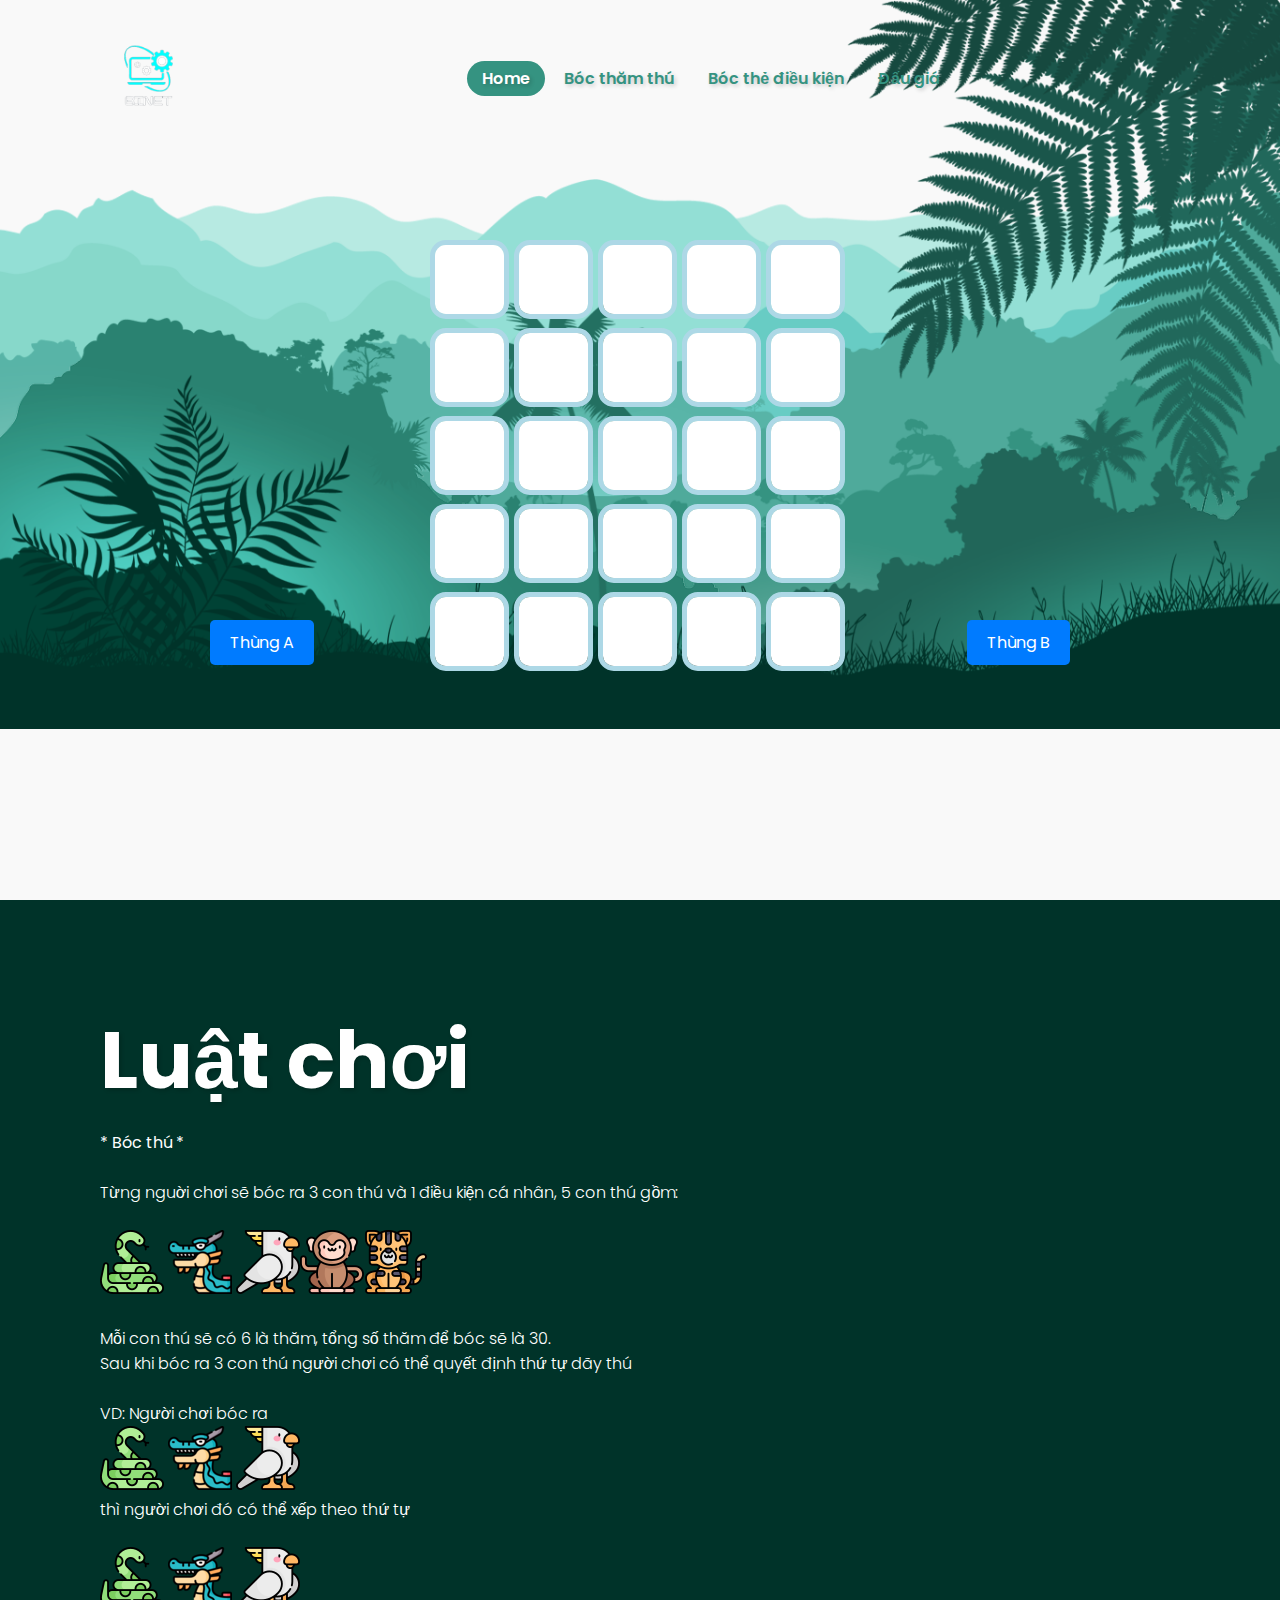
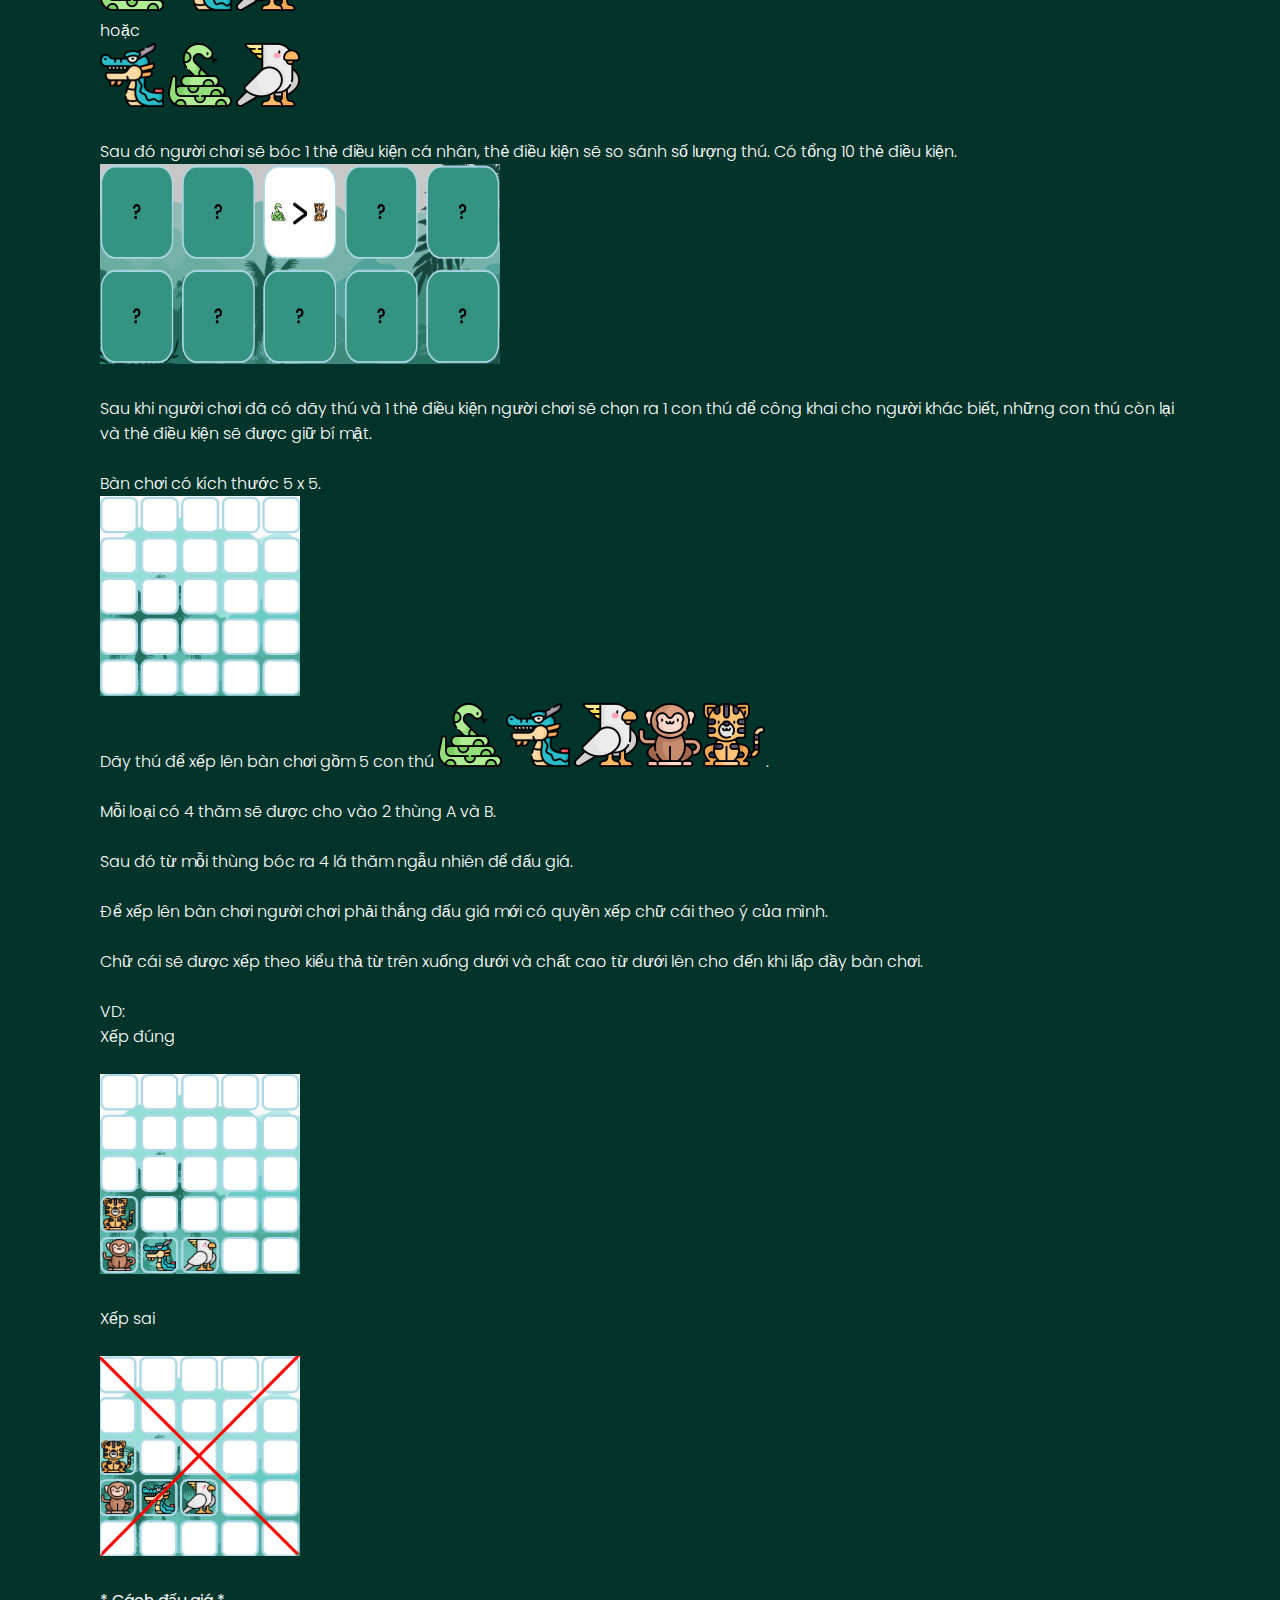
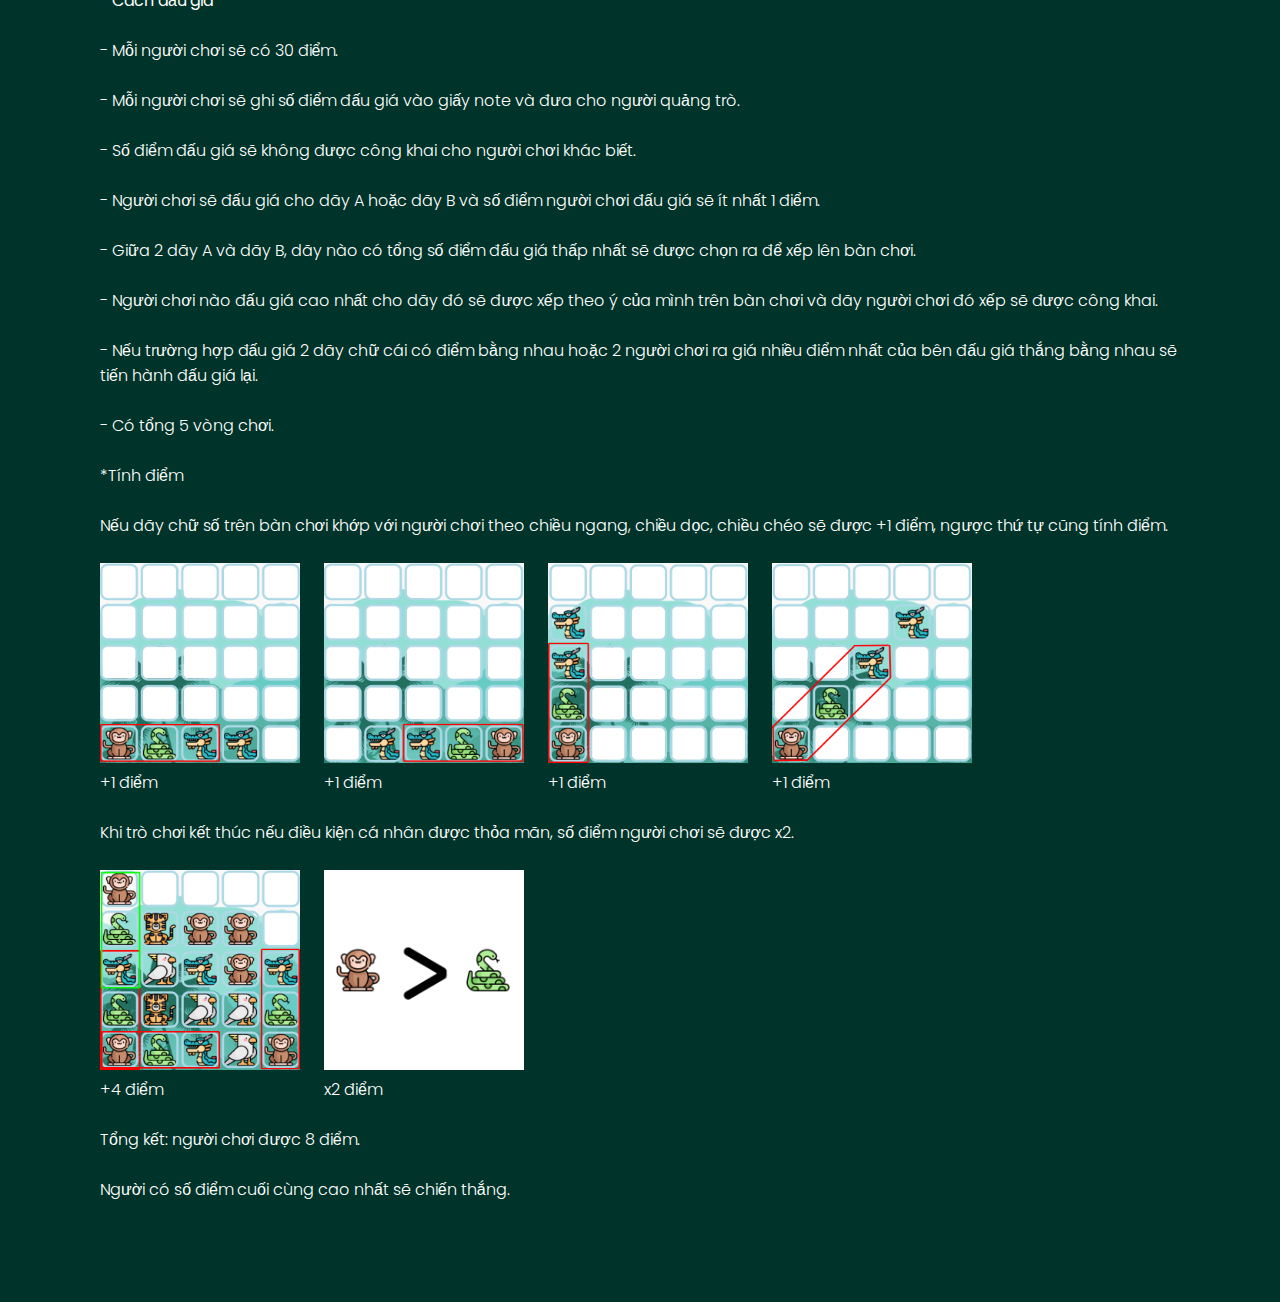
<file: index.html>
<!DOCTYPE html>
<html lang="en">

<head>
    <meta charset="UTF-8">
    <meta http-equiv="X-UA-Compatible" content="IE=edge">
    <meta name="viewport" content="width=device-width, initial-scale=1.0">
    <title>Game Animal</title>
    <link rel="stylesheet" href="style.css">

</head>

<body>   
    <header>
        
        <!-- <h2 class="logo">BINNET</h2> -->
        <img class="headshot" src="images/logoB.png" id="headshot">
        <nav class="navigation">
            <a href="index.html" class="active">Home</a>
            <a href="boctham.html">Bóc thăm thú</a>
            <a href="bocdieukien.html">Bóc thẻ điều kiện</a>
            <a href="daugia.html">Đấu giá</a>
        </nav>
    </header>
    
    <section class="parallax">
        <img src="images/hill1.png" id="hill1">
        <img src="images/hill2.png" id="hill2">
        <img src="images/hill3.png" id="hill3">
        <img src="images/hill4.png" id="hill4">
        <img src="images/hill5.png" id="hill5">
        <img src="images/tree.png" id="tree">
        <img src="images/leaf.png" id="leaf">
        <img src="images/plant.png" id="plant">        
    </section>
    <script src="script.js"></script>
   

    <section class="sec">
        <div >
           
            <h2 id="text"> Luật chơi</h2>
           
                <p><strong>* Bóc thú *</strong></p> <br>
                <p>
                Từng nguời chơi sẽ bóc ra 3 con thú và 1 điều kiện cá nhân, 5 con thú gồm:</p> <br>
                <img src="images/1.png" > <img src="images/2.png">
                <img src="images/3.png"><img src="images/4.png"><img src="images/5.png"> <br> <br>
    
                <p>Mỗi con thú sẽ có 6 là thăm, tổng số thăm để bóc sẽ là 30. <br>
                
                Sau khi bóc ra 3 con thú người chơi có thể quyết định thứ tự dãy thú<br><br>
    
                VD: Người chơi bóc ra </p> <img src="images/1.png" > <img src="images/2.png">
                <img src="images/3.png"> <br>
                
                <p>thì người chơi đó có thể xếp theo thứ tự</p>
                
                <br>
                <img src="images/1.png" > <img src="images/2.png">
                <img src="images/3.png"> <p>hoặc</p> <img src="images/2.png">  <img src="images/1.png" >  <img src="images/3.png"> <br> <br>
    
                <p>Sau đó người chơi sẽ bóc 1 thẻ điều kiện cá nhân, thẻ điều kiện sẽ so sánh số lượng thú. Có tổng 10 thẻ điều kiện.<br>
                
                <img src="images/bocdieukien.png" id="id2"> <br>  
                
                <br>
                Sau khi người chơi đã có dãy thú và 1 thẻ điều kiện người chơi sẽ chọn ra 1 con thú để công khai cho người khác biết, những con thú còn lại và thẻ điều kiện sẽ được giữ bí mật.<br><br>
                
                Bàn chơi có kích thước 5 x 5. <br>   
                <img src="images/banchoi.png" id="id1"> <br>                                                                                                                                     
                
                Dãy thú để xếp lên bàn chơi gồm 5 con thú <img src="images/1.png" > <img src="images/2.png">
                <img src="images/3.png"><img src="images/4.png"><img src="images/5.png">. <br> <br>
                Mỗi loại có 4 thăm sẽ được cho vào 2 thùng A và B. <br> <br>
                Sau đó từ mỗi thùng bóc ra 4 lá thăm ngẫu nhiên để đấu giá.<br><br>
                                                   
                
                Để xếp lên bàn chơi người chơi phải thắng đấu giá mới có quyền xếp chữ cái theo ý của mình.  <br><br>
                Chữ cái sẽ được xếp theo kiểu thả từ trên xuống dưới và chất cao từ dưới lên cho đến khi lấp đầy bàn chơi.<br><br>
                VD: <br>
                 Xếp đúng <br> <br><img src="images/cachxep.png" id="id1"> <br> <br> Xếp sai <br> <br><img src="images/cachxep1.png" id="id1"> <br> <br>
                
                 <p><strong>* Cách đấu giá *</strong></p> <br>
                 <p>
                - Mỗi người chơi sẽ có 30 điểm.<br><br>
                - Mỗi người chơi sẽ ghi số điểm đấu giá vào giấy note và đưa cho người quảng trò.<br><br>
                - Số điểm đấu giá sẽ không được công khai cho người chơi khác biết.<br><br>
                - Người chơi sẽ đấu giá cho dãy A hoặc dãy B và số điểm người chơi đấu giá sẽ ít nhất 1 điểm.<br><br>
                - Giữa 2 dãy A và dãy B, dãy nào có tổng số điểm đấu giá thấp nhất sẽ được chọn ra để xếp lên bàn chơi. <br><br>
                - Người chơi nào đấu giá cao nhất cho dãy đó sẽ được xếp theo ý của mình trên bàn chơi và dãy người chơi đó xếp sẽ được công khai.<br><br>                     
                - Nếu trường hợp đấu giá 2 dãy chữ cái có điểm bằng nhau hoặc 2 người chơi ra giá nhiều điểm nhất của bên đấu giá thắng bằng nhau sẽ tiến hành đấu giá lại. <br> <br>
                - Có tổng 5 vòng chơi.<br><br>
                *Tính điểm<br><br>
                Nếu dãy chữ số trên bàn chơi khớp với người chơi theo chiều ngang, chiều dọc, chiều chéo sẽ được +1 điểm, ngược thứ tự cũng tính điểm.<br><br>
                <div>
                    <figure style="display: inline-block; margin-right: 20px;">
                        <img src="images/tinhdiem.png" id="id1"> 
                        <p>+1 điểm</p>
                    </figure>
                    <figure style="display: inline-block; margin-right: 20px;">
                        <img src="images/tinhdiem1.png" id="id1"> 
                        <p>+1 điểm</p>
                    </figure>
                    <figure style="display: inline-block; margin-right: 20px;">
                        <img src="images/tinhdiem2.png" id="id1" > 
                        <p>+1 điểm</p>
                    </figure>
                    <figure style="display: inline-block;">
                        <img src="images/tinhdiem3.png" id="id1"> 
                        <p>+1 điểm</p>
                    </figure>
                </div>
                <br>
                <p>
                   
            
                Khi trò chơi kết thúc nếu điều kiện cá nhân được thỏa mãn, số điểm người chơi sẽ được x2.<br><br>

                <div>
                    <figure style="display: inline-block; margin-right: 20px;">
                        <img src="images/ketquadieukien.png" id="id1"> 
                        <p>+4 điểm</p>
                    </figure>
                    <figure style="display: inline-block; margin-right: 20px;">
                        <img src="images/khihonran.png" id="id1"> 
                        <p>x2 điểm </p>
                    </figure>
                  
                </div>
                <br>
                <p>
                Tổng kết: người chơi được 8 điểm. <br> <br>

                Người có số điểm cuối cùng cao nhất sẽ chiến thắng.
                
            </p>
        </div>
        

    </section>
    <div  id="board">

    </div>

   
        <button id="drawButton" >Thùng A</button>
        <div id="pieces" style="float: left;"></div>
    
        <button id="drawButton2">Thùng B</button>
        <div id="pieces2"style="float: right;"></div>

        
</body>

</html>
</file>
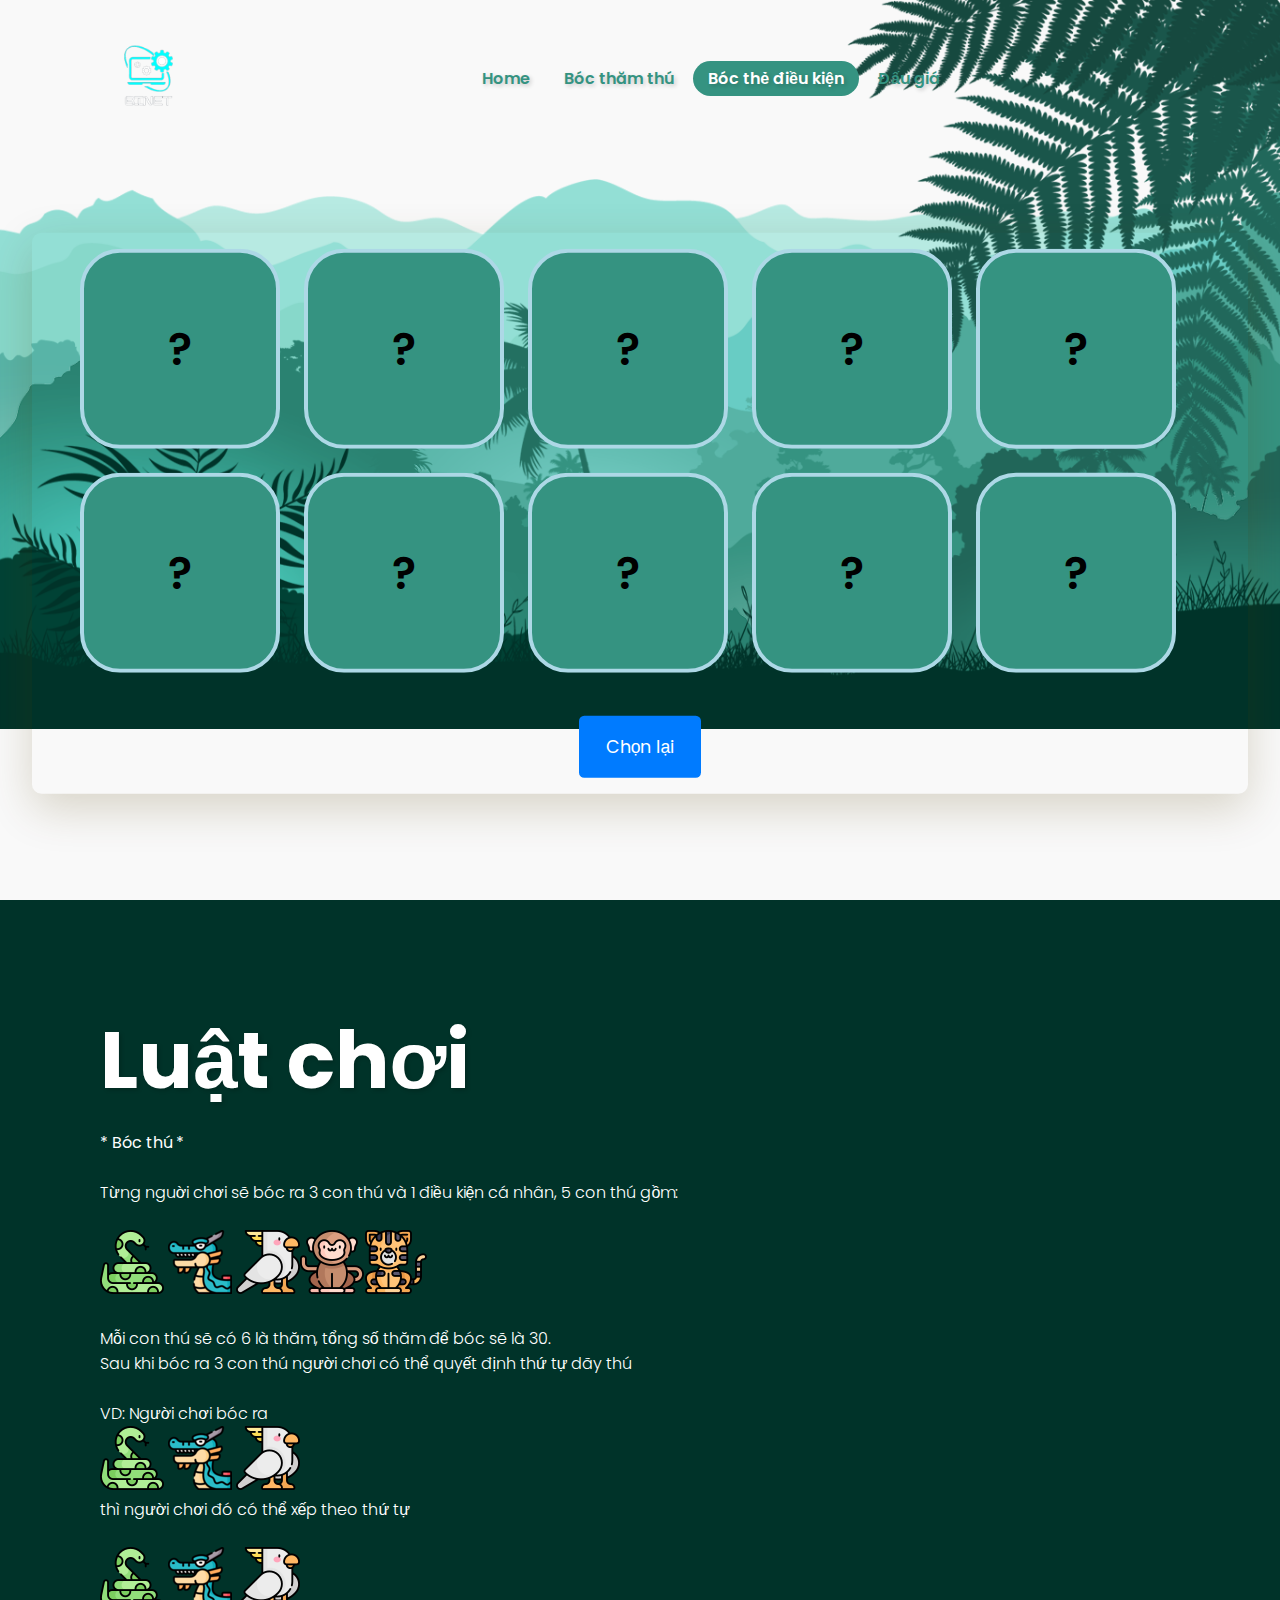
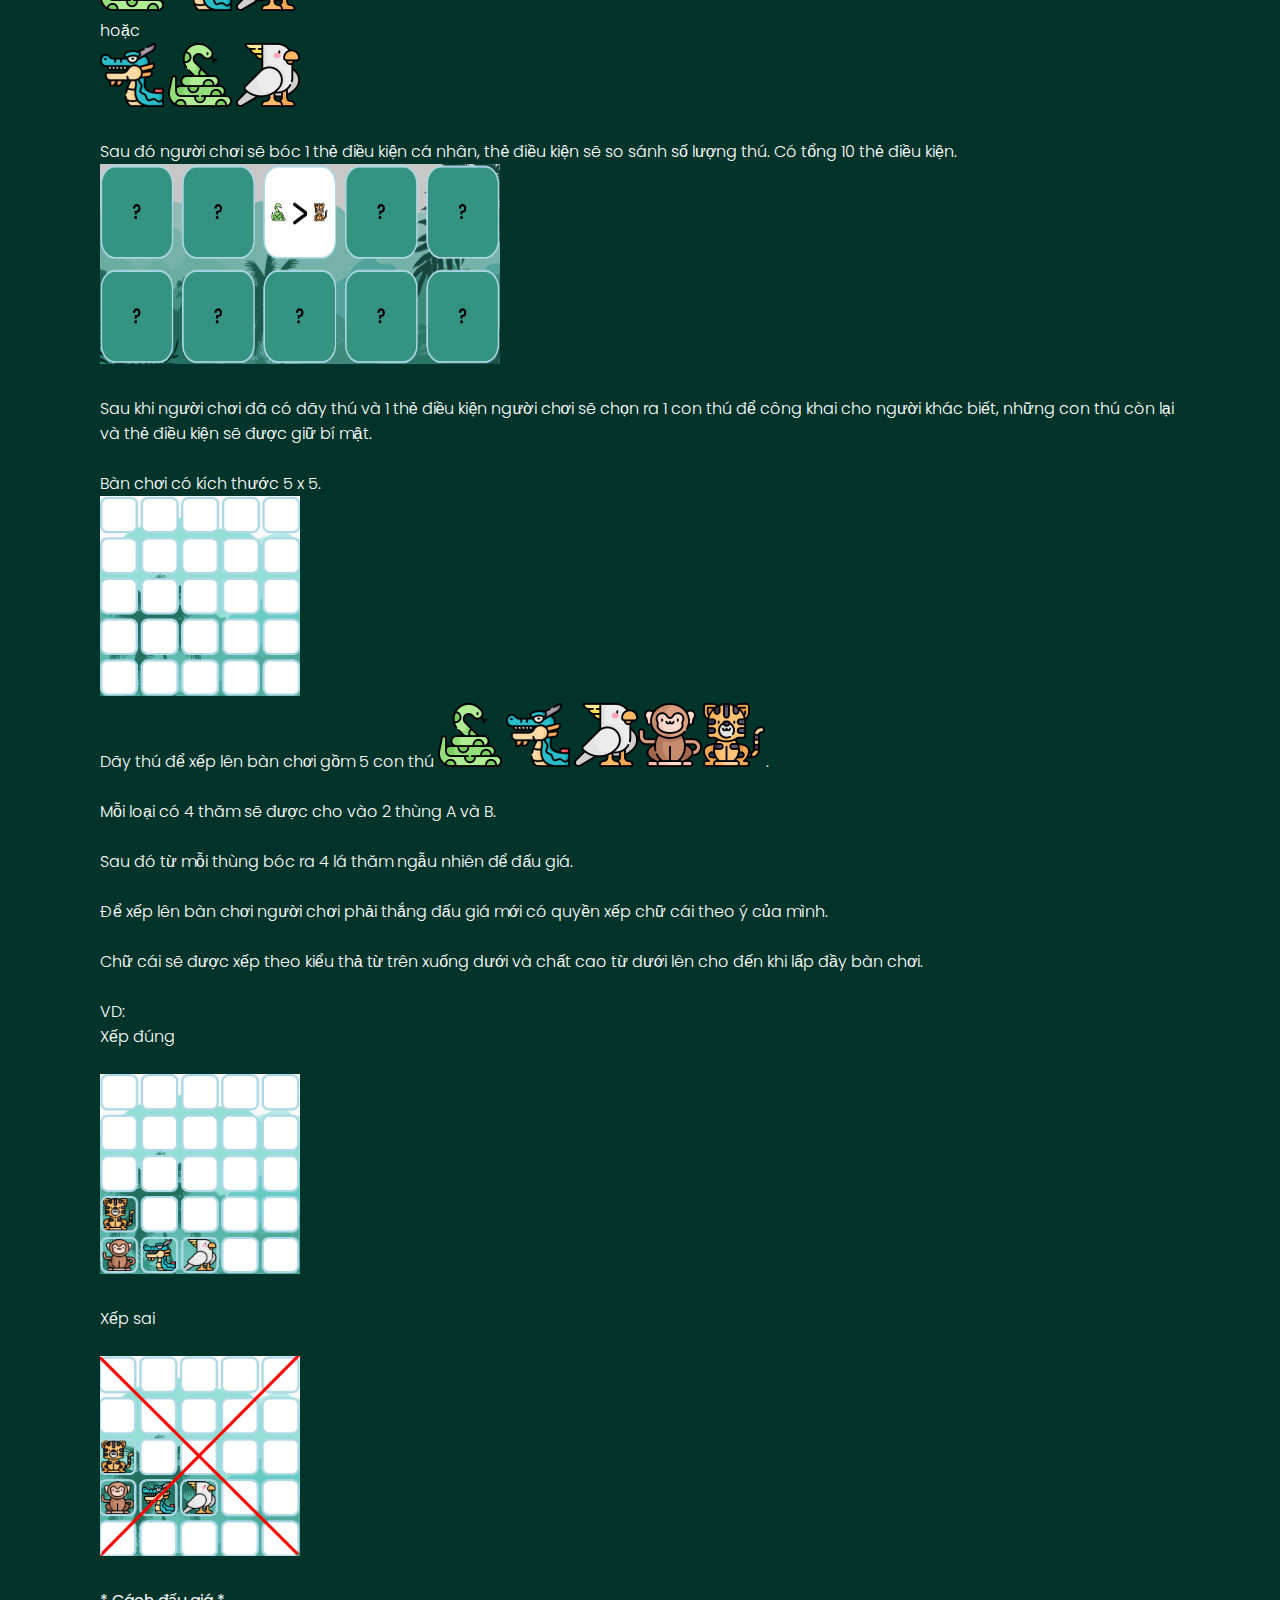
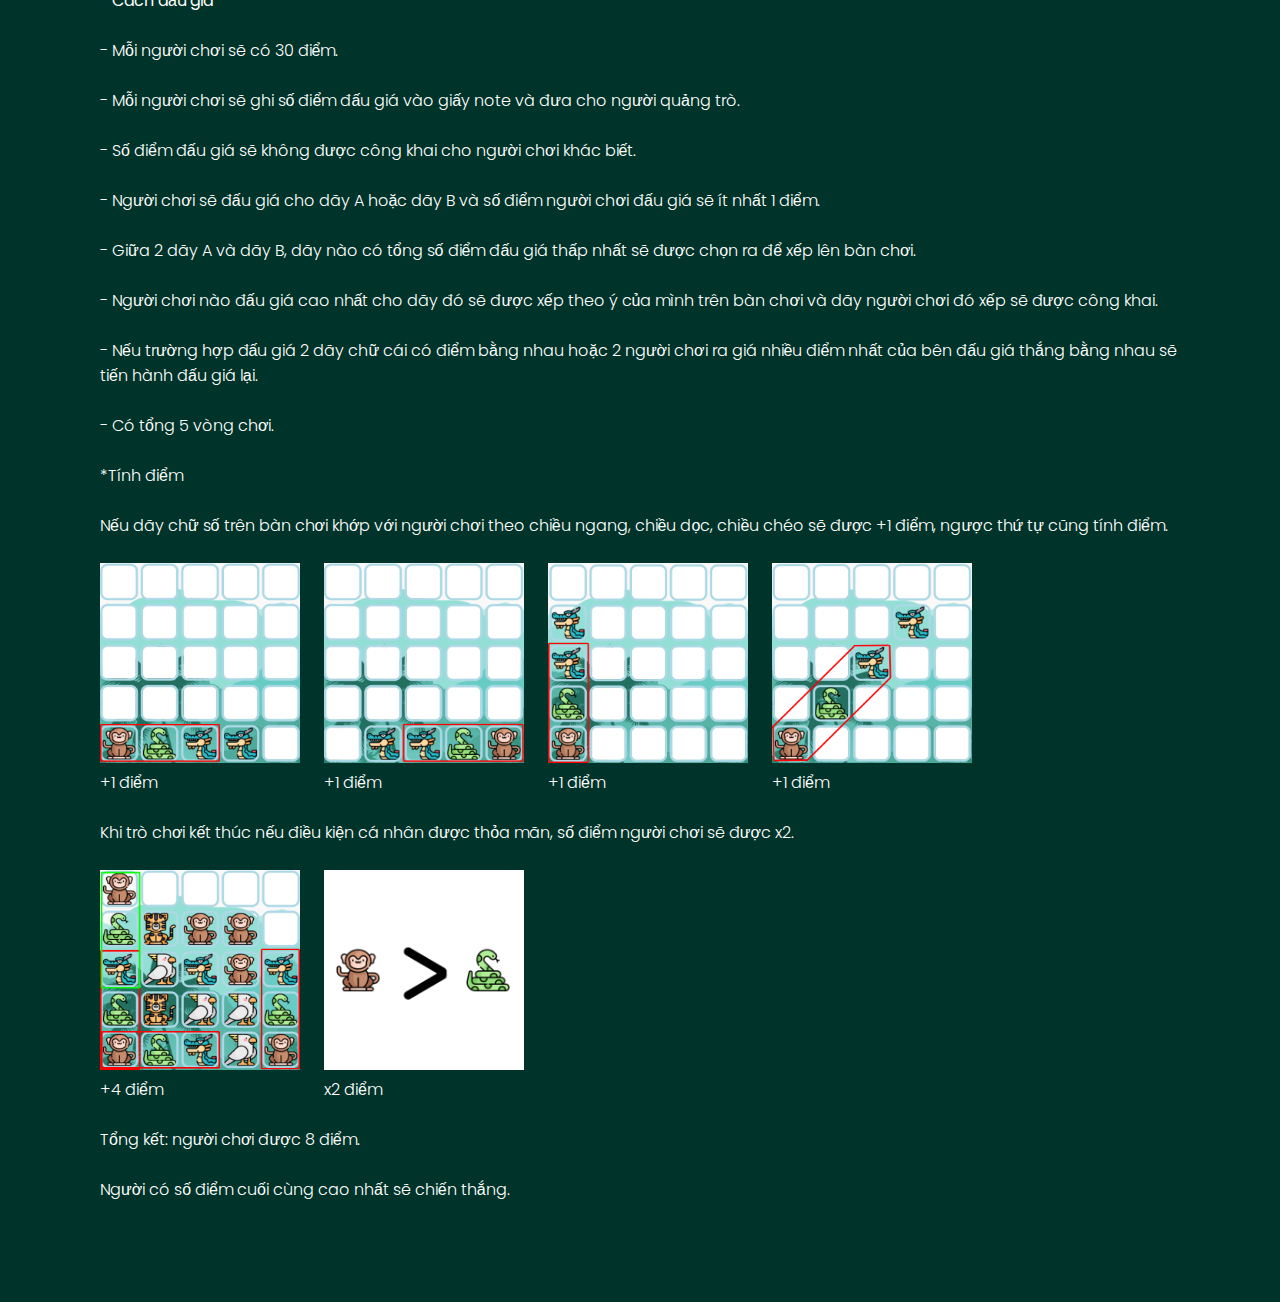
<file: bocdieukien.html>
<!DOCTYPE html>
<html lang="en">
  <head>
    <meta name="viewport" content="width=device-width, initial-scale=1.0" />
    <title>Game Animal</title>
    <!-- Google Fonts -->
    <link
      href="https://fonts.googleapis.com/css2?family=Poppins:wght@400;600&display=swap"
      rel="stylesheet"
    />
    <!-- Stylesheet -->
    <link rel="stylesheet" href="stylebocdieukien.css" />
  </head>
  <body>
    <header>
        
      <!-- <h2 class="logo">BINNET</h2> -->
      <img class="headshot" src="images/logoB.png" id="headshot">
      <nav class="navigation">
          <a href="index.html" >Home</a>
          <a href="boctham.html" >Bóc thăm thú</a>
          <a href="bocdieukien.html"class="active">Bóc thẻ điều kiện</a>
          <a href="daugia.html">Đấu giá</a>
      </nav>
  </header>
  <section class="parallax">
    <img src="images/hill1.png" id="hill1">
    <img src="images/hill2.png" id="hill2">
    <img src="images/hill3.png" id="hill3">
    <img src="images/hill4.png" id="hill4">
    <img src="images/hill5.png" id="hill5">
    <img src="images/tree.png" id="tree">
    <img src="images/leaf.png" id="leaf">
    <img src="images/plant.png" id="plant">        
</section>
<section class="sec">
  <div >
     
      <h2 id="text"> Luật chơi</h2>
     
          <p><strong>* Bóc thú *</strong></p> <br>
          <p>
          Từng nguời chơi sẽ bóc ra 3 con thú và 1 điều kiện cá nhân, 5 con thú gồm:</p> <br>
          <img src="images/1.png" > <img src="images/2.png">
          <img src="images/3.png"><img src="images/4.png"><img src="images/5.png"> <br> <br>

          <p>Mỗi con thú sẽ có 6 là thăm, tổng số thăm để bóc sẽ là 30. <br>
          
          Sau khi bóc ra 3 con thú người chơi có thể quyết định thứ tự dãy thú<br><br>

          VD: Người chơi bóc ra </p> <img src="images/1.png" > <img src="images/2.png">
          <img src="images/3.png"> <br>
          
          <p>thì người chơi đó có thể xếp theo thứ tự</p>
          
          <br>
          <img src="images/1.png" > <img src="images/2.png">
          <img src="images/3.png"> <p>hoặc</p> <img src="images/2.png">  <img src="images/1.png" >  <img src="images/3.png"> <br> <br>

          <p>Sau đó người chơi sẽ bóc 1 thẻ điều kiện cá nhân, thẻ điều kiện sẽ so sánh số lượng thú. Có tổng 10 thẻ điều kiện.<br>
          
          <img src="images/bocdieukien.png" id="id2"> <br>  
          
          <br>
          Sau khi người chơi đã có dãy thú và 1 thẻ điều kiện người chơi sẽ chọn ra 1 con thú để công khai cho người khác biết, những con thú còn lại và thẻ điều kiện sẽ được giữ bí mật.<br><br>
          
          Bàn chơi có kích thước 5 x 5. <br>   
          <img src="images/banchoi.png" id="id1"> <br>                                                                                                                                     
          
          Dãy thú để xếp lên bàn chơi gồm 5 con thú <img src="images/1.png" > <img src="images/2.png">
          <img src="images/3.png"><img src="images/4.png"><img src="images/5.png">. <br> <br>
          Mỗi loại có 4 thăm sẽ được cho vào 2 thùng A và B. <br> <br>
          Sau đó từ mỗi thùng bóc ra 4 lá thăm ngẫu nhiên để đấu giá.<br><br>
                                             
          
          Để xếp lên bàn chơi người chơi phải thắng đấu giá mới có quyền xếp chữ cái theo ý của mình.  <br><br>
          Chữ cái sẽ được xếp theo kiểu thả từ trên xuống dưới và chất cao từ dưới lên cho đến khi lấp đầy bàn chơi.<br><br>
          VD: <br>
           Xếp đúng <br> <br><img src="images/cachxep.png" id="id1"> <br> <br> Xếp sai <br> <br><img src="images/cachxep1.png" id="id1"> <br> <br>
          
           <p><strong>* Cách đấu giá *</strong></p> <br>
           <p>
          - Mỗi người chơi sẽ có 30 điểm.<br><br>
          - Mỗi người chơi sẽ ghi số điểm đấu giá vào giấy note và đưa cho người quảng trò.<br><br>
          - Số điểm đấu giá sẽ không được công khai cho người chơi khác biết.<br><br>
          - Người chơi sẽ đấu giá cho dãy A hoặc dãy B và số điểm người chơi đấu giá sẽ ít nhất 1 điểm.<br><br>
          - Giữa 2 dãy A và dãy B, dãy nào có tổng số điểm đấu giá thấp nhất sẽ được chọn ra để xếp lên bàn chơi. <br><br>
          - Người chơi nào đấu giá cao nhất cho dãy đó sẽ được xếp theo ý của mình trên bàn chơi và dãy người chơi đó xếp sẽ được công khai.<br><br>                     
          - Nếu trường hợp đấu giá 2 dãy chữ cái có điểm bằng nhau hoặc 2 người chơi ra giá nhiều điểm nhất của bên đấu giá thắng bằng nhau sẽ tiến hành đấu giá lại. <br> <br>
          - Có tổng 5 vòng chơi.<br><br>
          *Tính điểm<br><br>
          Nếu dãy chữ số trên bàn chơi khớp với người chơi theo chiều ngang, chiều dọc, chiều chéo sẽ được +1 điểm, ngược thứ tự cũng tính điểm.<br><br>
          <div>
              <figure style="display: inline-block; margin-right: 20px;">
                  <img src="images/tinhdiem.png" id="id1"> 
                  <p>+1 điểm</p>
              </figure>
              <figure style="display: inline-block; margin-right: 20px;">
                  <img src="images/tinhdiem1.png" id="id1"> 
                  <p>+1 điểm</p>
              </figure>
              <figure style="display: inline-block; margin-right: 20px;">
                  <img src="images/tinhdiem2.png" id="id1" > 
                  <p>+1 điểm</p>
              </figure>
              <figure style="display: inline-block;">
                  <img src="images/tinhdiem3.png" id="id1"> 
                  <p>+1 điểm</p>
              </figure>
          </div>
          <br>
          <p>
             
      
          Khi trò chơi kết thúc nếu điều kiện cá nhân được thỏa mãn, số điểm người chơi sẽ được x2.<br><br>

          <div>
              <figure style="display: inline-block; margin-right: 20px;">
                  <img src="images/ketquadieukien.png" id="id1"> 
                  <p>+4 điểm</p>
              </figure>
              <figure style="display: inline-block; margin-right: 20px;">
                  <img src="images/khihonran.png" id="id1"> 
                  <p>x2 điểm </p>
              </figure>
            
          </div>
          <br>
          <p>
          Tổng kết: người chơi được 8 điểm. <br> <br>

          Người có số điểm cuối cùng cao nhất sẽ chiến thắng.
          
      </p>
  </div>
  

</section>
    <div class="wrapper">
      
      <div class="game-container"></div>
      <button id="stop" class="hide">Chọn lại</button>
    </div>
  
    <!-- Script -->
    <script src="scripbocdieukien.js"></script>
  </body>
</html>
</file>
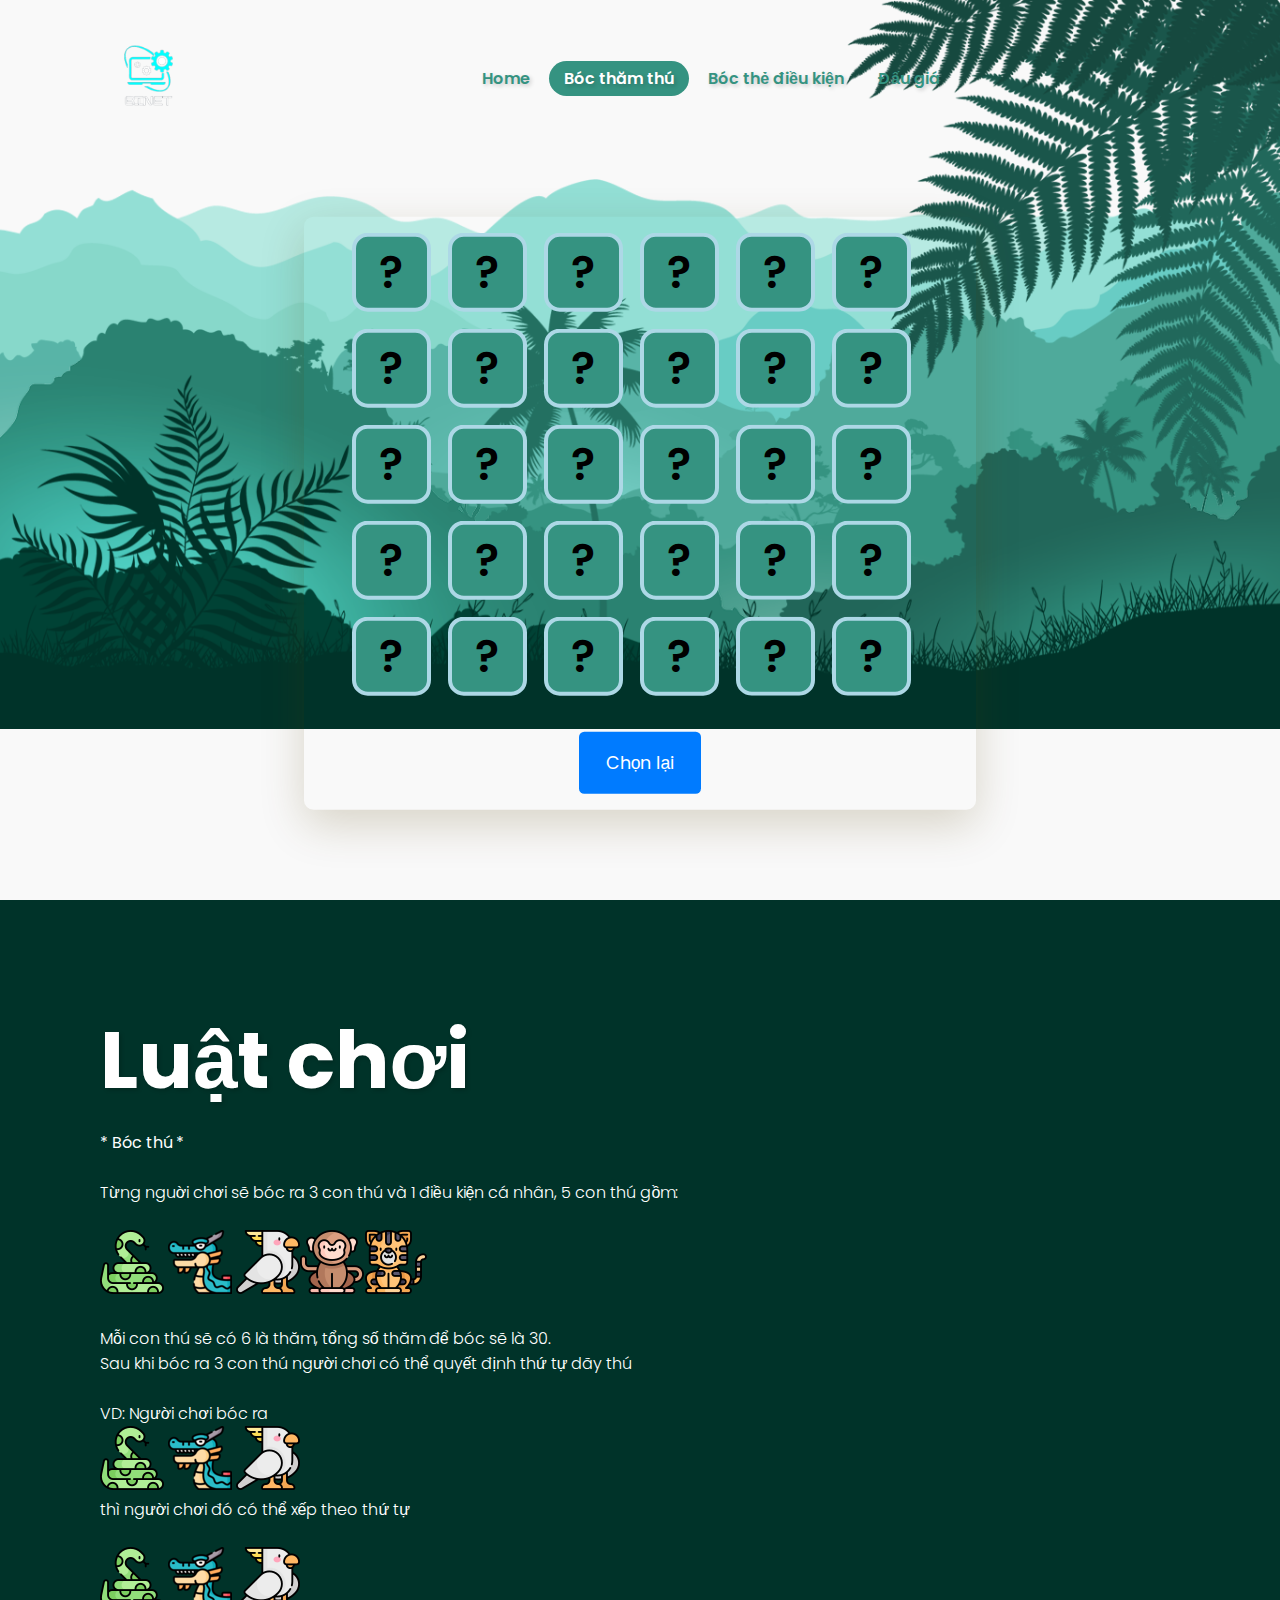
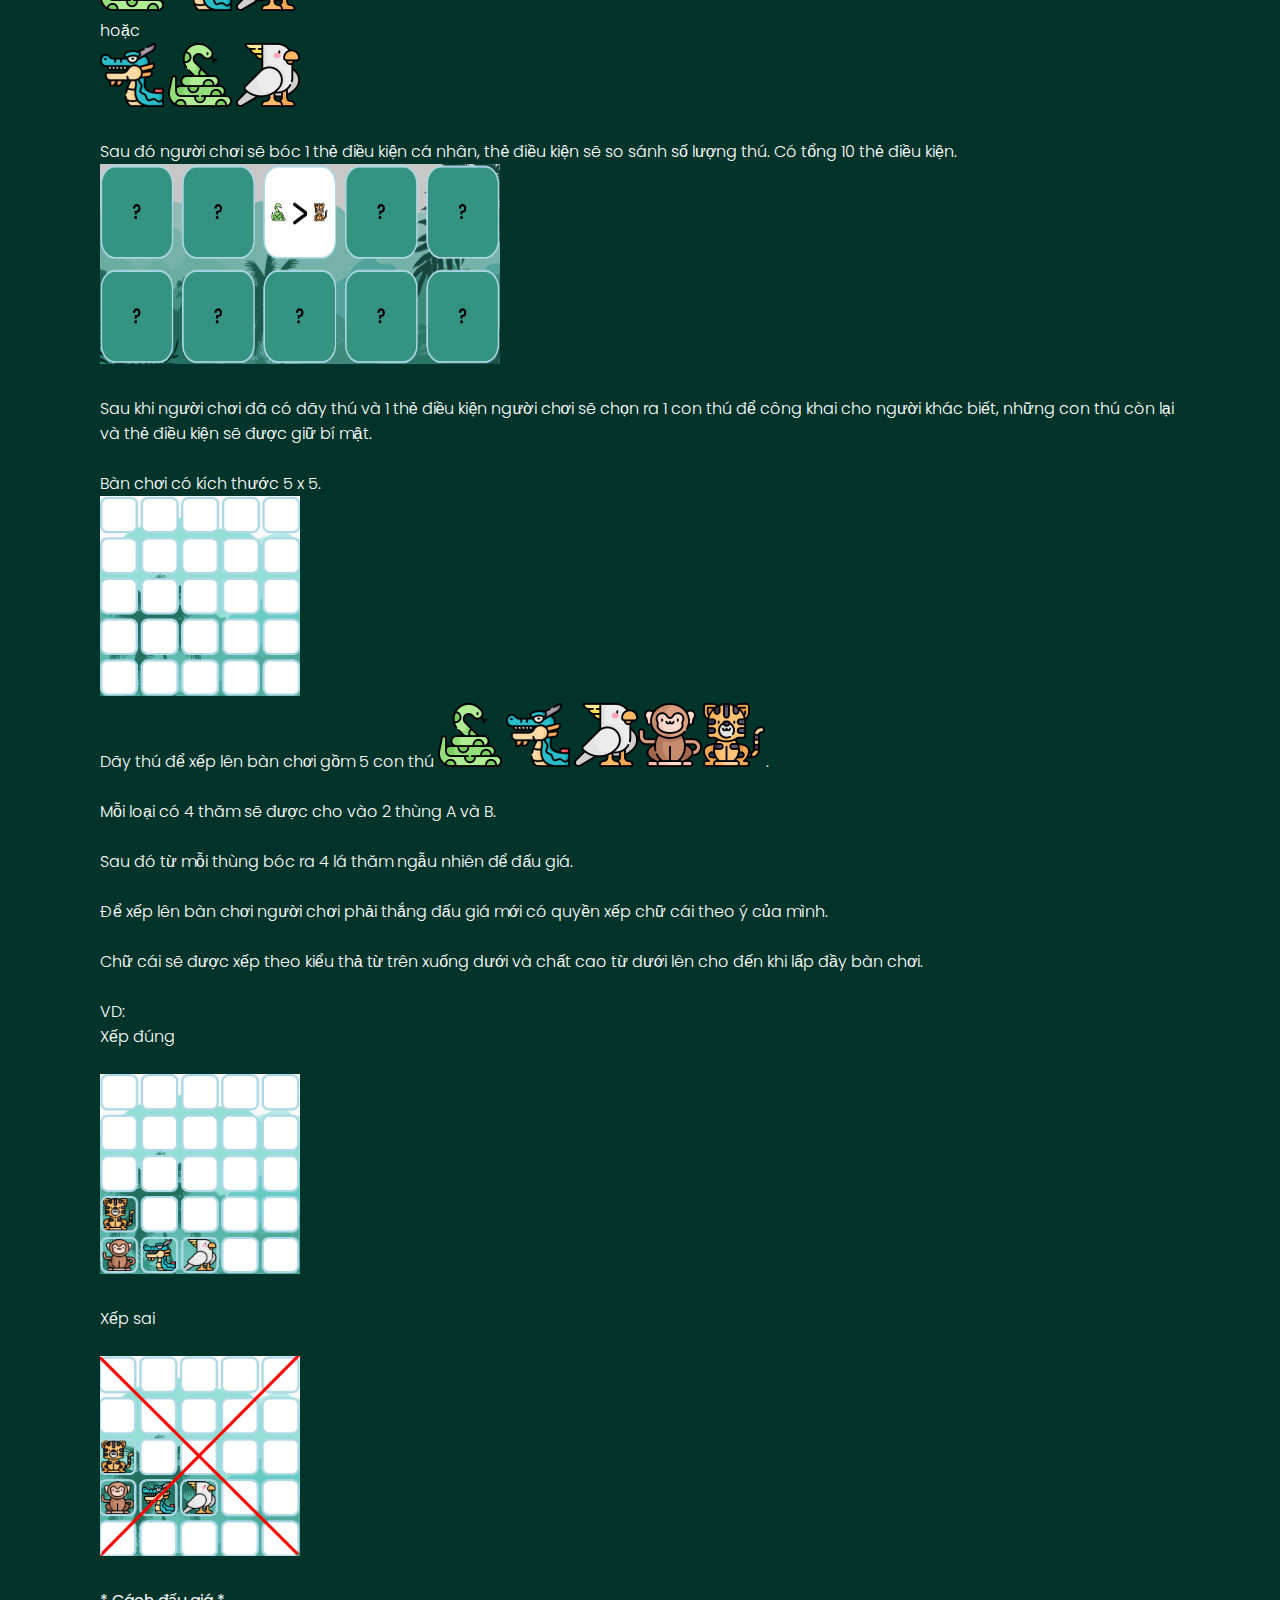
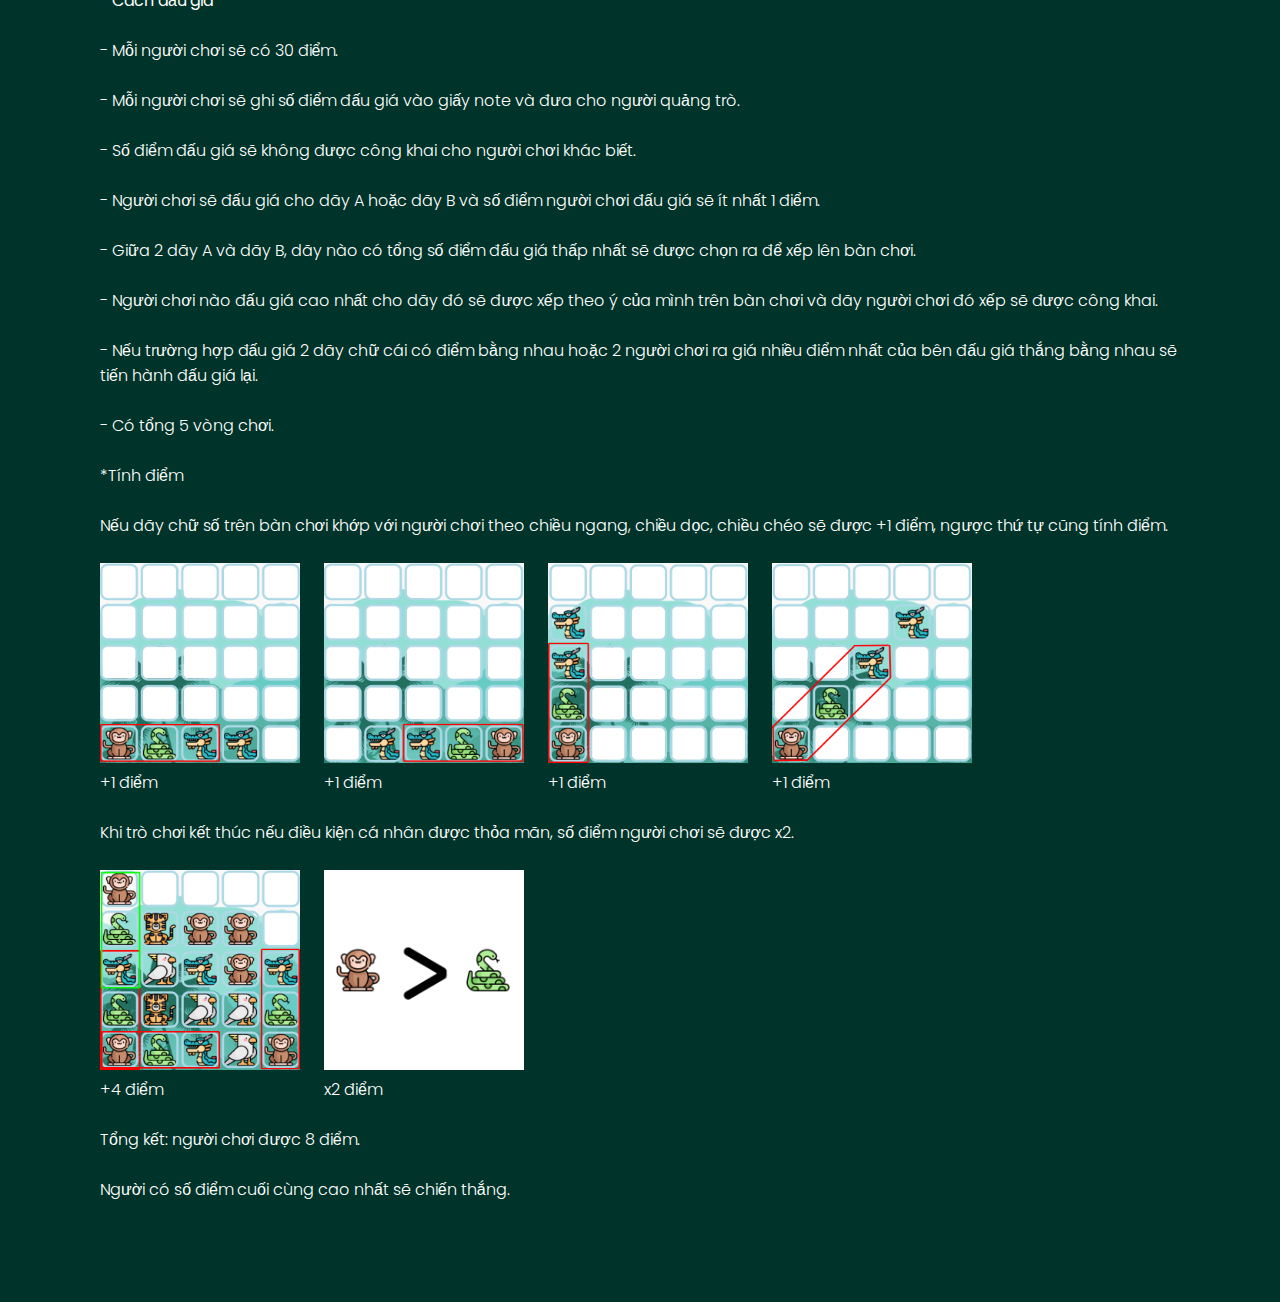
<file: boctham.html>
<!DOCTYPE html>
<html lang="en">
  <head>
    <meta name="viewport" content="width=device-width, initial-scale=1.0" />
    <title>Game Animal</title>
    <!-- Google Fonts -->
    <link
      href="https://fonts.googleapis.com/css2?family=Poppins:wght@400;600&display=swap"
      rel="stylesheet"
    />
    <!-- Stylesheet -->
    <link rel="stylesheet" href="styleboctham.css" />
  </head>
  <body>
    <header>
        
      <!-- <h2 class="logo">BINNET</h2> -->
      <img class="headshot" src="images/logoB.png" id="headshot">
      <nav class="navigation">
          <a href="index.html" >Home</a>
          <a href="boctham.html" class="active">Bóc thăm thú</a>
          <a href="bocdieukien.html">Bóc thẻ điều kiện</a>
          <a href="daugia.html">Đấu giá</a>
      </nav>
  </header>
  <section class="parallax">
    <img src="images/hill1.png" id="hill1">
    <img src="images/hill2.png" id="hill2">
    <img src="images/hill3.png" id="hill3">
    <img src="images/hill4.png" id="hill4">
    <img src="images/hill5.png" id="hill5">
    <img src="images/tree.png" id="tree">
    <img src="images/leaf.png" id="leaf">
    <img src="images/plant.png" id="plant">        
</section>
<section class="sec">
  <div >
     
      <h2 id="text"> Luật chơi</h2>
     
          <p><strong>* Bóc thú *</strong></p> <br>
          <p>
          Từng nguời chơi sẽ bóc ra 3 con thú và 1 điều kiện cá nhân, 5 con thú gồm:</p> <br>
          <img src="images/1.png" > <img src="images/2.png">
          <img src="images/3.png"><img src="images/4.png"><img src="images/5.png"> <br> <br>

          <p>Mỗi con thú sẽ có 6 là thăm, tổng số thăm để bóc sẽ là 30. <br>
          
          Sau khi bóc ra 3 con thú người chơi có thể quyết định thứ tự dãy thú<br><br>

          VD: Người chơi bóc ra </p> <img src="images/1.png" > <img src="images/2.png">
          <img src="images/3.png"> <br>
          
          <p>thì người chơi đó có thể xếp theo thứ tự</p>
          
          <br>
          <img src="images/1.png" > <img src="images/2.png">
          <img src="images/3.png"> <p>hoặc</p> <img src="images/2.png">  <img src="images/1.png" >  <img src="images/3.png"> <br> <br>

          <p>Sau đó người chơi sẽ bóc 1 thẻ điều kiện cá nhân, thẻ điều kiện sẽ so sánh số lượng thú. Có tổng 10 thẻ điều kiện.<br>
          
          <img src="images/bocdieukien.png" id="id2"> <br>  
          
          <br>
          Sau khi người chơi đã có dãy thú và 1 thẻ điều kiện người chơi sẽ chọn ra 1 con thú để công khai cho người khác biết, những con thú còn lại và thẻ điều kiện sẽ được giữ bí mật.<br><br>
          
          Bàn chơi có kích thước 5 x 5. <br>   
          <img src="images/banchoi.png" id="id1"> <br>                                                                                                                                     
          
          Dãy thú để xếp lên bàn chơi gồm 5 con thú <img src="images/1.png" > <img src="images/2.png">
          <img src="images/3.png"><img src="images/4.png"><img src="images/5.png">. <br> <br>
          Mỗi loại có 4 thăm sẽ được cho vào 2 thùng A và B. <br> <br>
          Sau đó từ mỗi thùng bóc ra 4 lá thăm ngẫu nhiên để đấu giá.<br><br>
                                             
          
          Để xếp lên bàn chơi người chơi phải thắng đấu giá mới có quyền xếp chữ cái theo ý của mình.  <br><br>
          Chữ cái sẽ được xếp theo kiểu thả từ trên xuống dưới và chất cao từ dưới lên cho đến khi lấp đầy bàn chơi.<br><br>
          VD: <br>
           Xếp đúng <br> <br><img src="images/cachxep.png" id="id1"> <br> <br> Xếp sai <br> <br><img src="images/cachxep1.png" id="id1"> <br> <br>
          
           <p><strong>* Cách đấu giá *</strong></p> <br>
           <p>
          - Mỗi người chơi sẽ có 30 điểm.<br><br>
          - Mỗi người chơi sẽ ghi số điểm đấu giá vào giấy note và đưa cho người quảng trò.<br><br>
          - Số điểm đấu giá sẽ không được công khai cho người chơi khác biết.<br><br>
          - Người chơi sẽ đấu giá cho dãy A hoặc dãy B và số điểm người chơi đấu giá sẽ ít nhất 1 điểm.<br><br>
          - Giữa 2 dãy A và dãy B, dãy nào có tổng số điểm đấu giá thấp nhất sẽ được chọn ra để xếp lên bàn chơi. <br><br>
          - Người chơi nào đấu giá cao nhất cho dãy đó sẽ được xếp theo ý của mình trên bàn chơi và dãy người chơi đó xếp sẽ được công khai.<br><br>                     
          - Nếu trường hợp đấu giá 2 dãy chữ cái có điểm bằng nhau hoặc 2 người chơi ra giá nhiều điểm nhất của bên đấu giá thắng bằng nhau sẽ tiến hành đấu giá lại. <br> <br>
          - Có tổng 5 vòng chơi.<br><br>
          *Tính điểm<br><br>
          Nếu dãy chữ số trên bàn chơi khớp với người chơi theo chiều ngang, chiều dọc, chiều chéo sẽ được +1 điểm, ngược thứ tự cũng tính điểm.<br><br>
          <div>
              <figure style="display: inline-block; margin-right: 20px;">
                  <img src="images/tinhdiem.png" id="id1"> 
                  <p>+1 điểm</p>
              </figure>
              <figure style="display: inline-block; margin-right: 20px;">
                  <img src="images/tinhdiem1.png" id="id1"> 
                  <p>+1 điểm</p>
              </figure>
              <figure style="display: inline-block; margin-right: 20px;">
                  <img src="images/tinhdiem2.png" id="id1" > 
                  <p>+1 điểm</p>
              </figure>
              <figure style="display: inline-block;">
                  <img src="images/tinhdiem3.png" id="id1"> 
                  <p>+1 điểm</p>
              </figure>
          </div>
          <br>
          <p>
             
      
          Khi trò chơi kết thúc nếu điều kiện cá nhân được thỏa mãn, số điểm người chơi sẽ được x2.<br><br>

          <div>
              <figure style="display: inline-block; margin-right: 20px;">
                  <img src="images/ketquadieukien.png" id="id1"> 
                  <p>+4 điểm</p>
              </figure>
              <figure style="display: inline-block; margin-right: 20px;">
                  <img src="images/khihonran.png" id="id1"> 
                  <p>x2 điểm </p>
              </figure>
            
          </div>
          <br>
          <p>
          Tổng kết: người chơi được 8 điểm. <br> <br>

          Người có số điểm cuối cùng cao nhất sẽ chiến thắng.
          
      </p>
  </div>
  

</section>
    <div class="wrapper">
      
      <div class="game-container"></div>
      <button id="stop" class="hide">Chọn lại</button>
    </div>
  
    <!-- Script -->
    <script src="scriptboctham.js"></script>
  </body>
</html>
</file>
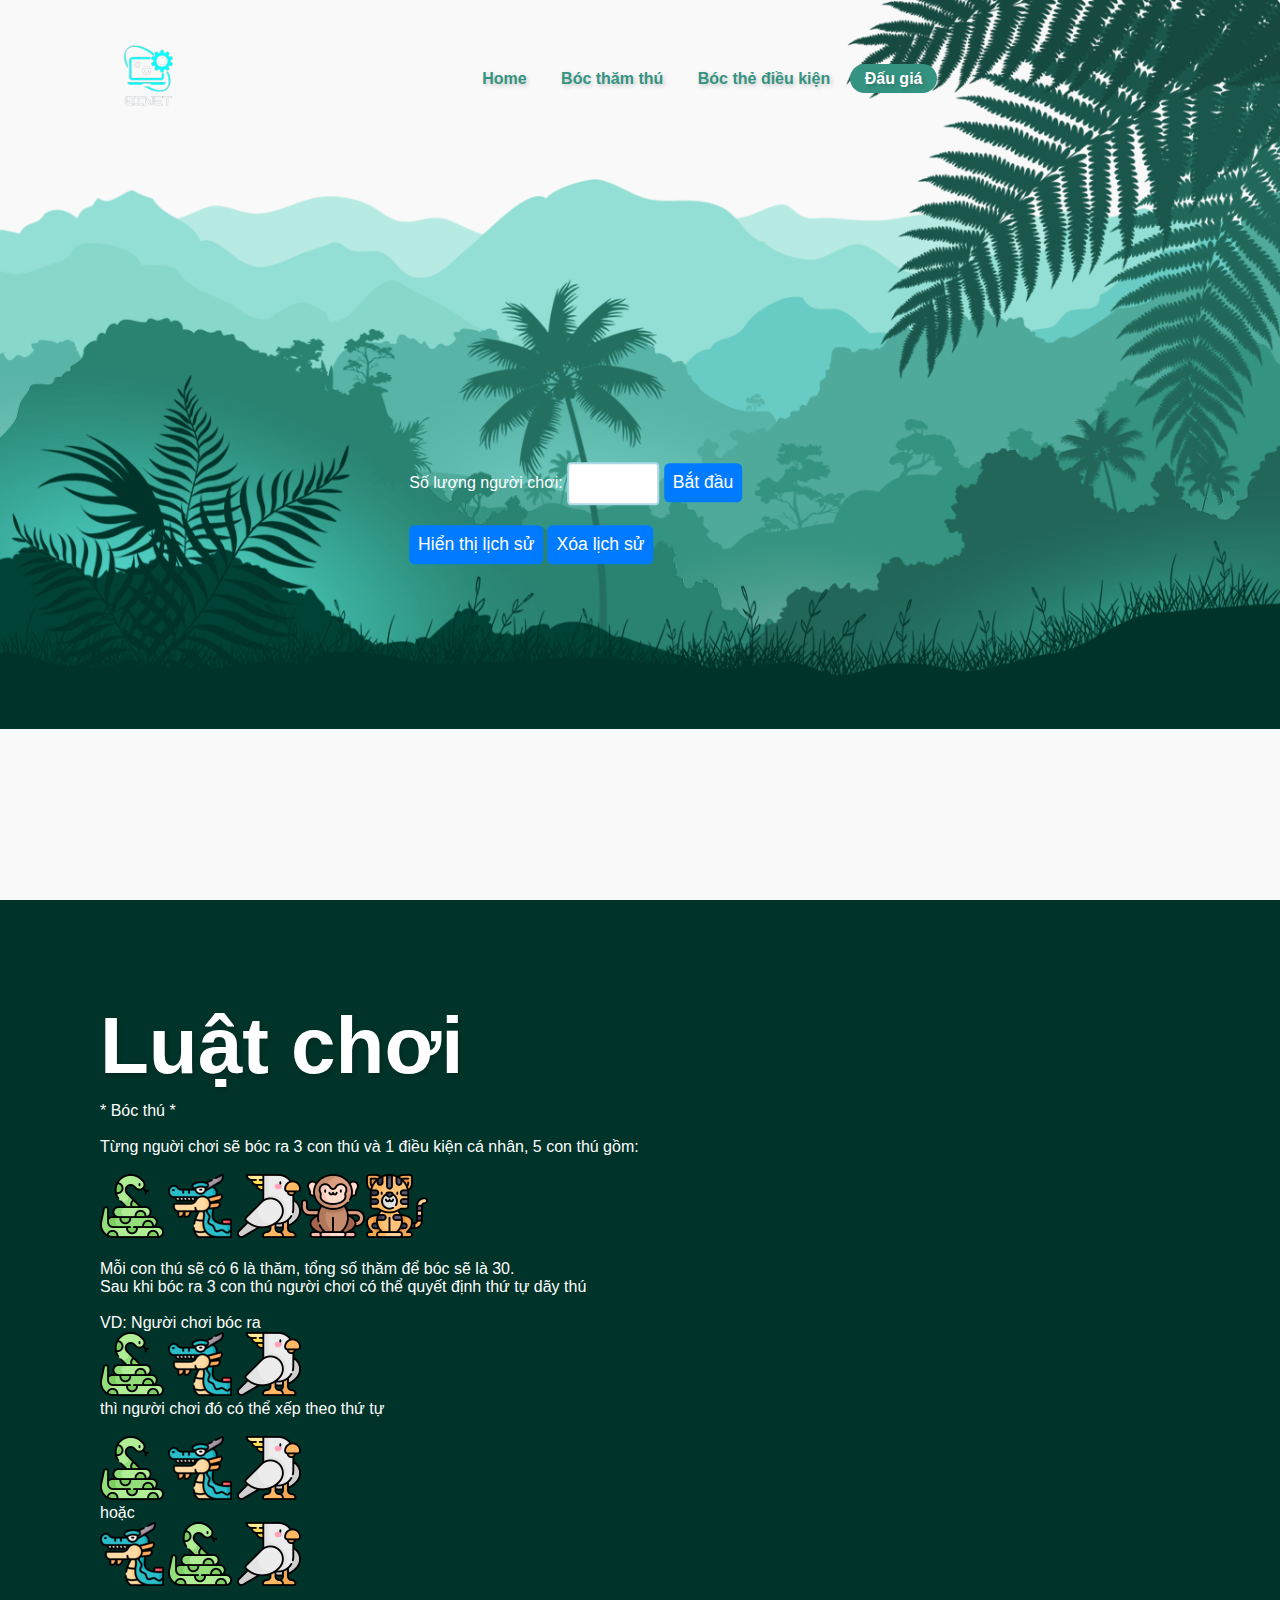
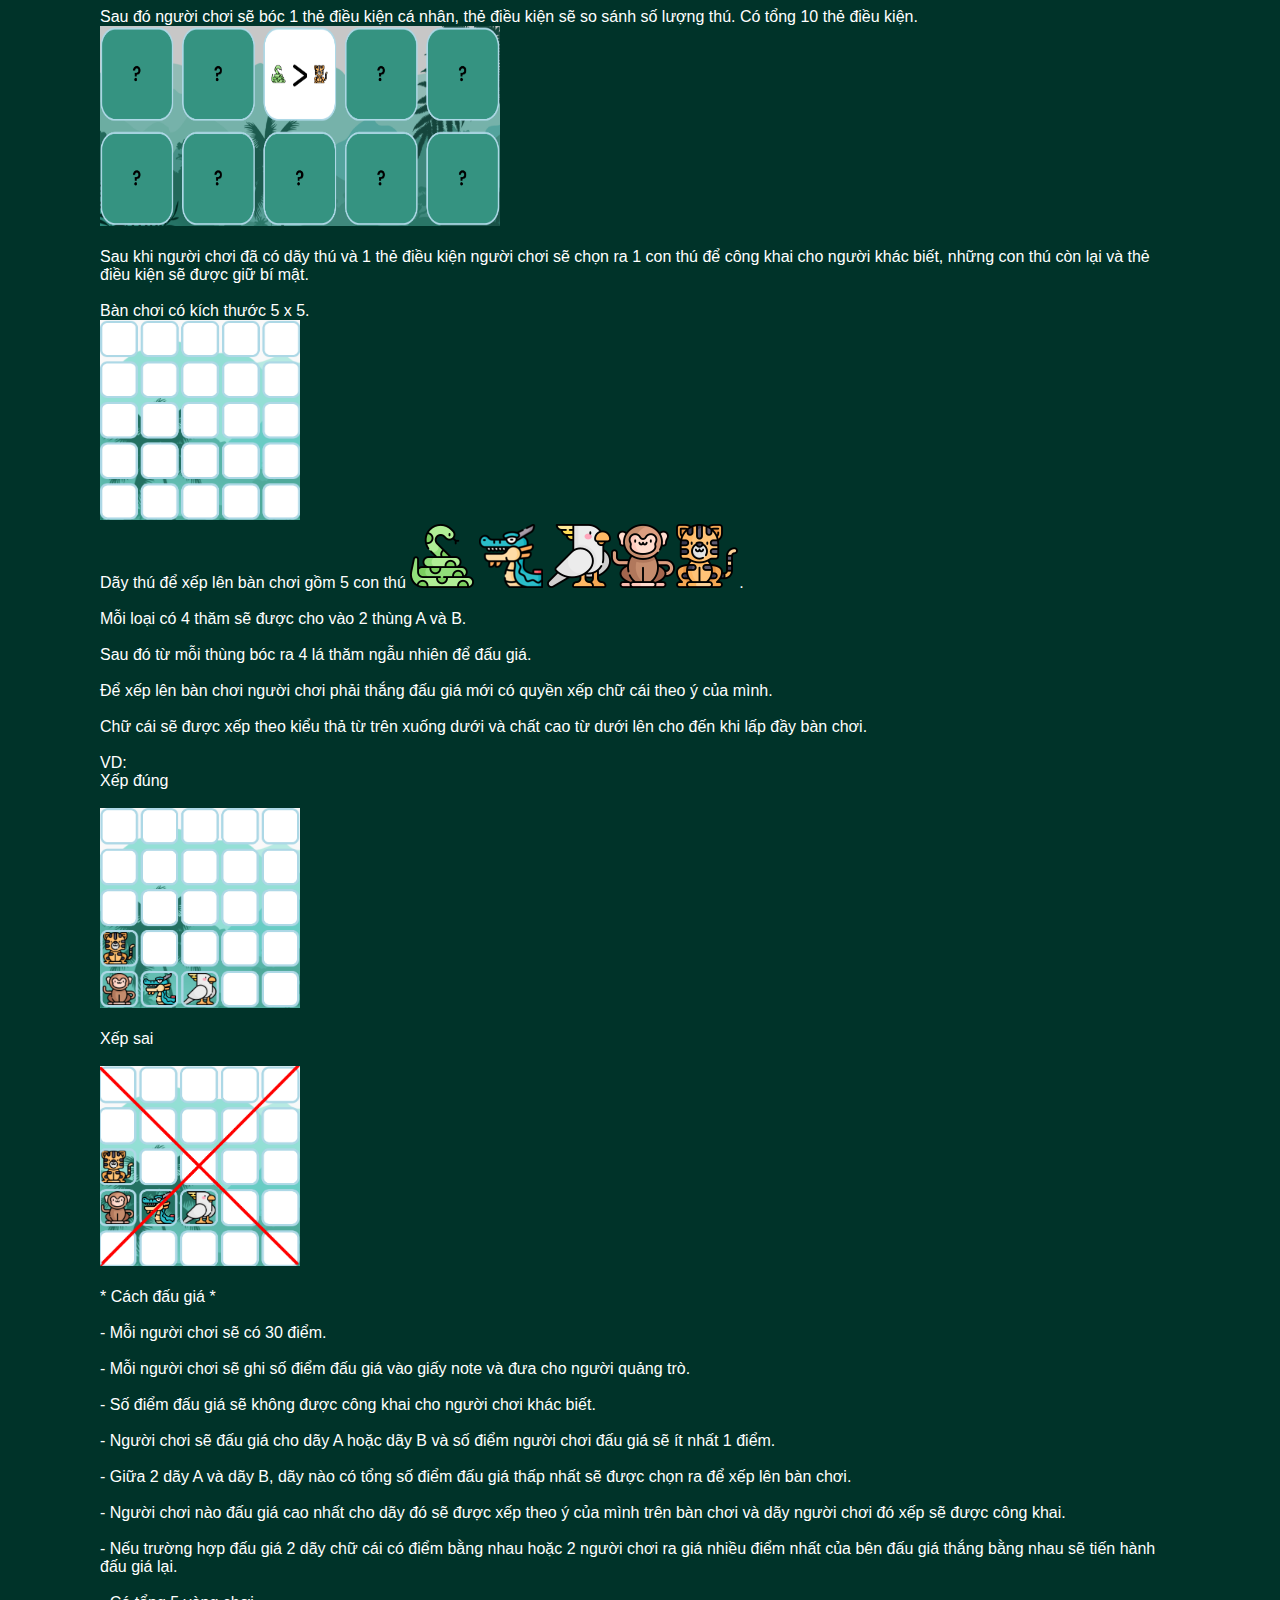
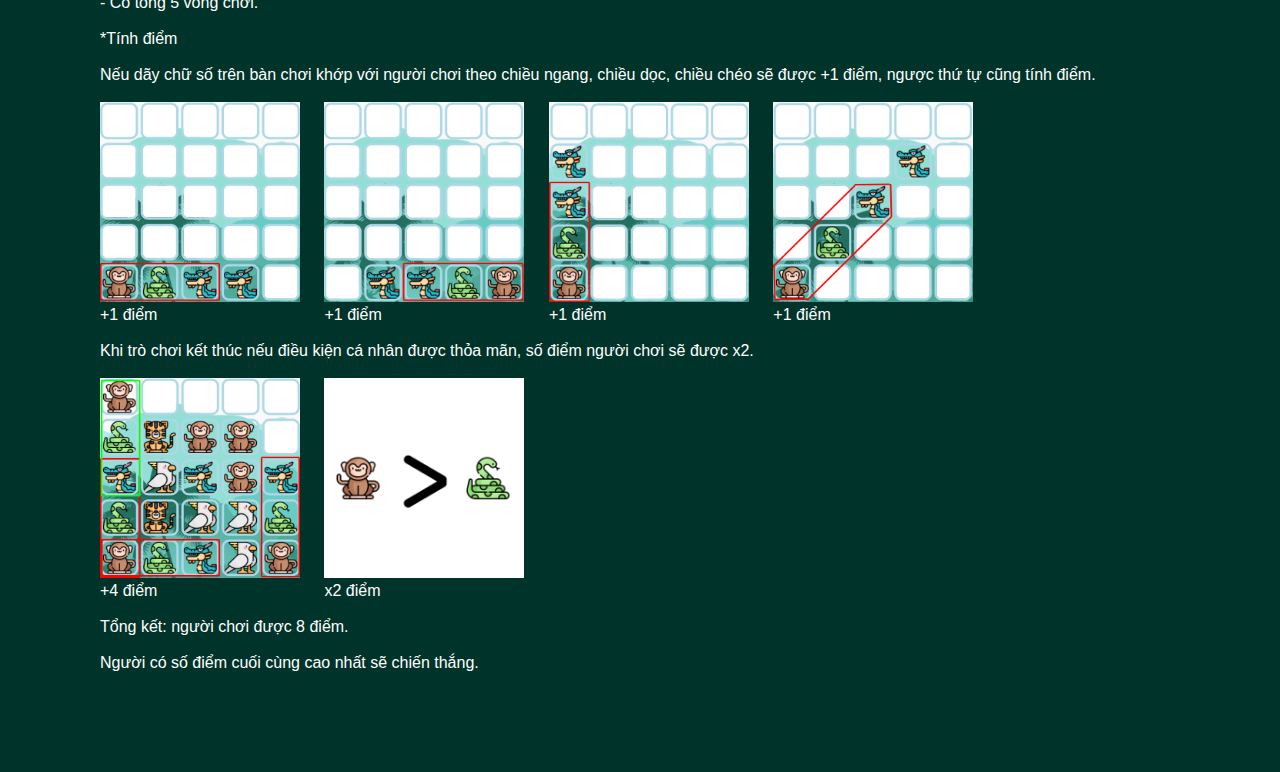
<file: daugia.html>
<!DOCTYPE html>
<html lang="en">
<head>
    <meta charset="UTF-8">
    <meta name="viewport" content="width=device-width, initial-scale=1.0">
    <title>Game Animal</title>
    <link rel="stylesheet" href="styledaugia.css">
  
</head>

<body>
    <header>      
        <!-- <h2 class="logo">BINNET</h2> -->
        <img class="headshot" src="images/logoB.png" id="headshot">
        <nav class="navigation">
            <a href="index.html">Home</a>
            <a href="boctham.html">Bóc thăm thú</a>
            <a href="bocdieukien.html">Bóc thẻ điều kiện</a>
            <a href="daugia.html" class="active">Đấu giá</a>
        </nav>
    </header>
    <section class="parallax">
        <img src="images/hill1.png" id="hill1">
        <img src="images/hill2.png" id="hill2">
        <img src="images/hill3.png" id="hill3">
        <img src="images/hill4.png" id="hill4">
        <img src="images/hill5.png" id="hill5">
        <img src="images/tree.png" id="tree">
        <img src="images/leaf.png" id="leaf">
        <img src="images/plant.png" id="plant">        
    </section> 
    <div class="container">
        <form id="bettingForm">
            <label for="playerCount">Số lượng người chơi:</label>
            <input type="number" id="playerCount" name="playerCount" min="1" required>
            <button type="submit">Bắt đầu</button>
        </form>
        <div id="result"></div>
        <div class="btn-container">
            <button id="submitButton">Xác định người chiến thắng</button>
            <button id="showHistoryButton">Hiển thị lịch sử</button>
            <button id="hideHistoryButton" style="display: none;">Tắt hiển thị lịch sử</button>
            <button id="clearHistoryButton">Xóa lịch sử</button>
            
        </div>
        <div id="history"></div>
    </div>
    <script src="scripdaugia.js"></script>
    <section class="sec">
        <div >
           
            <h2 id="text"> Luật chơi</h2>
           
                <p><strong>* Bóc thú *</strong></p> <br>
                <p>
                Từng nguời chơi sẽ bóc ra 3 con thú và 1 điều kiện cá nhân, 5 con thú gồm:</p> <br>
                <img src="images/1.png" > <img src="images/2.png">
                <img src="images/3.png"><img src="images/4.png"><img src="images/5.png"> <br> <br>
    
                <p>Mỗi con thú sẽ có 6 là thăm, tổng số thăm để bóc sẽ là 30. <br>
                
                Sau khi bóc ra 3 con thú người chơi có thể quyết định thứ tự dãy thú<br><br>
    
                VD: Người chơi bóc ra </p> <img src="images/1.png" > <img src="images/2.png">
                <img src="images/3.png"> <br>
                
                <p>thì người chơi đó có thể xếp theo thứ tự</p>
                
                <br>
                <img src="images/1.png" > <img src="images/2.png">
                <img src="images/3.png"> <p>hoặc</p> <img src="images/2.png">  <img src="images/1.png" >  <img src="images/3.png"> <br> <br>
    
                <p>Sau đó người chơi sẽ bóc 1 thẻ điều kiện cá nhân, thẻ điều kiện sẽ so sánh số lượng thú. Có tổng 10 thẻ điều kiện.<br>
                
                <img src="images/bocdieukien.png" id="id2"> <br>  
                
                <br>
                Sau khi người chơi đã có dãy thú và 1 thẻ điều kiện người chơi sẽ chọn ra 1 con thú để công khai cho người khác biết, những con thú còn lại và thẻ điều kiện sẽ được giữ bí mật.<br><br>
                
                Bàn chơi có kích thước 5 x 5. <br>   
                <img src="images/banchoi.png" id="id1"> <br>                                                                                                                                     
                
                Dãy thú để xếp lên bàn chơi gồm 5 con thú <img src="images/1.png" > <img src="images/2.png">
                <img src="images/3.png"><img src="images/4.png"><img src="images/5.png">. <br> <br>
                Mỗi loại có 4 thăm sẽ được cho vào 2 thùng A và B. <br> <br>
                Sau đó từ mỗi thùng bóc ra 4 lá thăm ngẫu nhiên để đấu giá.<br><br>
                                                   
                
                Để xếp lên bàn chơi người chơi phải thắng đấu giá mới có quyền xếp chữ cái theo ý của mình.  <br><br>
                Chữ cái sẽ được xếp theo kiểu thả từ trên xuống dưới và chất cao từ dưới lên cho đến khi lấp đầy bàn chơi.<br><br>
                VD: <br>
                 Xếp đúng <br> <br><img src="images/cachxep.png" id="id1"> <br> <br> Xếp sai <br> <br><img src="images/cachxep1.png" id="id1"> <br> <br>
                
                 <p><strong>* Cách đấu giá *</strong></p> <br>
                 <p>
                - Mỗi người chơi sẽ có 30 điểm.<br><br>
                - Mỗi người chơi sẽ ghi số điểm đấu giá vào giấy note và đưa cho người quảng trò.<br><br>
                - Số điểm đấu giá sẽ không được công khai cho người chơi khác biết.<br><br>
                - Người chơi sẽ đấu giá cho dãy A hoặc dãy B và số điểm người chơi đấu giá sẽ ít nhất 1 điểm.<br><br>
                - Giữa 2 dãy A và dãy B, dãy nào có tổng số điểm đấu giá thấp nhất sẽ được chọn ra để xếp lên bàn chơi. <br><br>
                - Người chơi nào đấu giá cao nhất cho dãy đó sẽ được xếp theo ý của mình trên bàn chơi và dãy người chơi đó xếp sẽ được công khai.<br><br>                     
                - Nếu trường hợp đấu giá 2 dãy chữ cái có điểm bằng nhau hoặc 2 người chơi ra giá nhiều điểm nhất của bên đấu giá thắng bằng nhau sẽ tiến hành đấu giá lại. <br> <br>
                - Có tổng 5 vòng chơi.<br><br>
                *Tính điểm<br><br>
                Nếu dãy chữ số trên bàn chơi khớp với người chơi theo chiều ngang, chiều dọc, chiều chéo sẽ được +1 điểm, ngược thứ tự cũng tính điểm.<br><br>
                <div>
                    <figure style="display: inline-block; margin-right: 20px;">
                        <img src="images/tinhdiem.png" id="id1"> 
                        <p>+1 điểm</p>
                    </figure>
                    <figure style="display: inline-block; margin-right: 20px;">
                        <img src="images/tinhdiem1.png" id="id1"> 
                        <p>+1 điểm</p>
                    </figure>
                    <figure style="display: inline-block; margin-right: 20px;">
                        <img src="images/tinhdiem2.png" id="id1" > 
                        <p>+1 điểm</p>
                    </figure>
                    <figure style="display: inline-block;">
                        <img src="images/tinhdiem3.png" id="id1"> 
                        <p>+1 điểm</p>
                    </figure>
                </div>
                <br>
                <p>
                   
            
                Khi trò chơi kết thúc nếu điều kiện cá nhân được thỏa mãn, số điểm người chơi sẽ được x2.<br><br>

                <div>
                    <figure style="display: inline-block; margin-right: 20px;">
                        <img src="images/ketquadieukien.png" id="id1"> 
                        <p>+4 điểm</p>
                    </figure>
                    <figure style="display: inline-block; margin-right: 20px;">
                        <img src="images/khihonran.png" id="id1"> 
                        <p>x2 điểm </p>
                    </figure>
                  
                </div>
                <br>
                <p>
                Tổng kết: người chơi được 8 điểm. <br> <br>

                Người có số điểm cuối cùng cao nhất sẽ chiến thắng.
                
            </p>
        </div>
        

    </section>
</body>
</html>
</file>
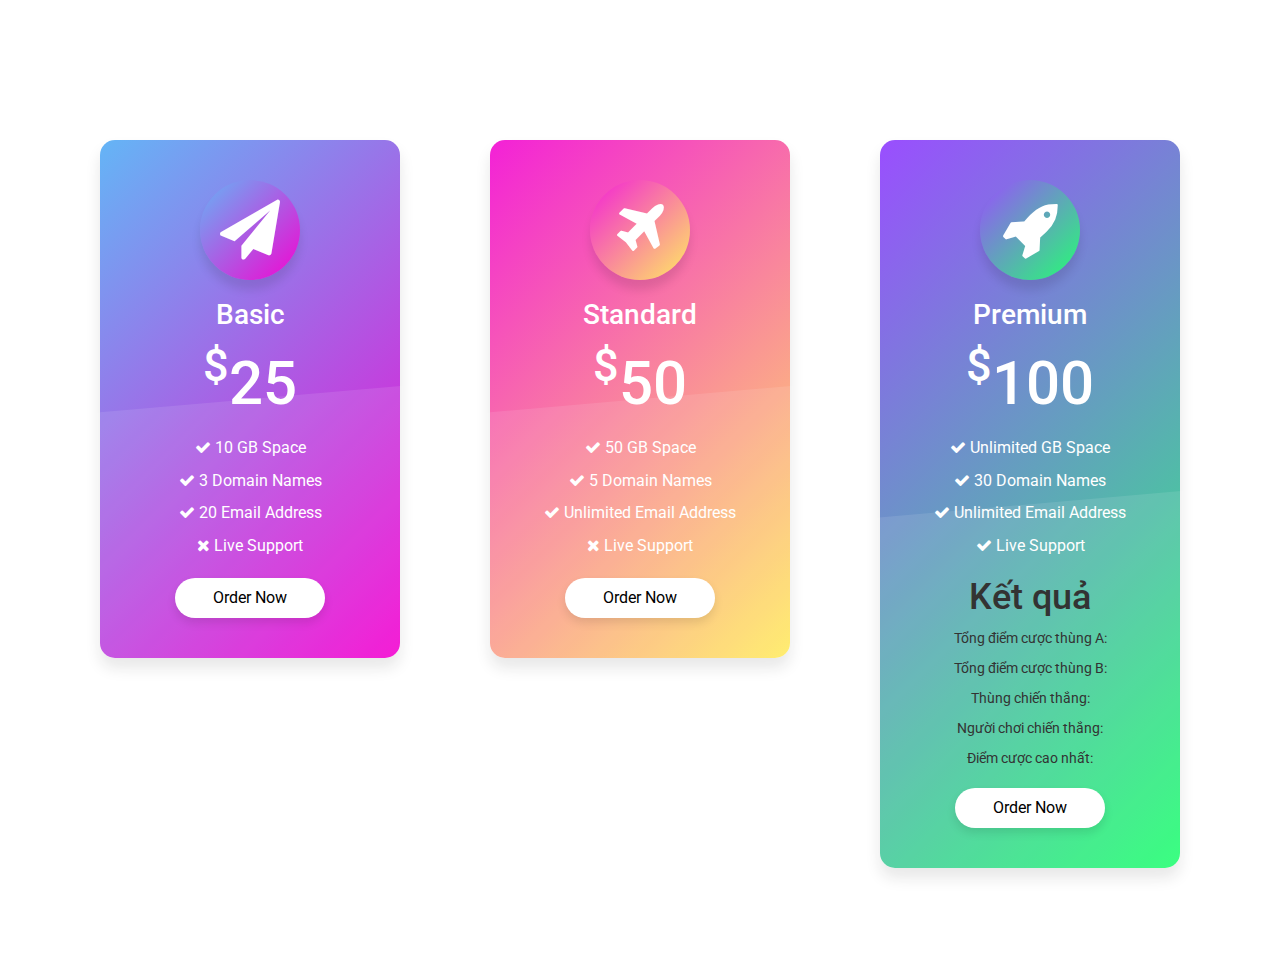
<file: test.html>
<html>
<head>
  <meta charset="UTF-8">
  <title>Pricing Table</title>
  <meta name="viewport" content="width=device-width, initial-scale=1.0">
  <meta http-equiv="X-UA-Compatible" content="ie=edge">
<link href="https://maxcdn.bootstrapcdn.com/bootstrap/3.3.7/css/bootstrap.min.css" rel="stylesheet" >
<link href="https://maxcdn.bootstrapcdn.com/font-awesome/4.7.0/css/font-awesome.min.css" rel="stylesheet" >

</head>
<style>
    /* by Jamal Hassouni*/
@import url('https://fonts.googleapis.com/css?family=Roboto:300');
body{
  margin: 0;
  padding: 0;
 font-family: 'Roboto', sans-serif !important;
}
section{
  width: 100%;
  height: 100vh;
  -webkit-box-sizing: border-box;
          box-sizing: border-box;
          padding: 140px 0;
}
.card{
  position: relative;
  max-width: 300px;
  height: auto;
  background: linear-gradient(-45deg,#fe0847,#feae3f);
  border-radius: 15px;
  margin: 0 auto;
  padding: 40px 20px;
  -webkit-box-shadow: 0 10px 15px rgba(0,0,0,.1) ;
          box-shadow: 0 10px 15px rgba(0,0,0,.1) ;
-webkit-transition: .5s;
transition: .5s;
}
.card:hover{
  -webkit-transform: scale(1.1);
          transform: scale(1.1);
}
.col-sm-4:nth-child(1) .card ,
.col-sm-4:nth-child(1) .card .title .fa{
  background: linear-gradient(-45deg,#f403d1,#64b5f6);

}
.col-sm-4:nth-child(2) .card,
.col-sm-4:nth-child(2) .card .title .fa{
  background: linear-gradient(-45deg,#ffec61,#f321d7);

}
.col-sm-4:nth-child(3) .card,
.col-sm-4:nth-child(3) .card .title .fa{
  background: linear-gradient(-45deg,#24ff72,#9a4eff);

}
.card::before{
  content: '';
  position: absolute;
  bottom: 0;
  left: 0;
  width: 100%;
  height: 40%;
  background: rgba(255, 255, 255, .1);
z-index: 1;
-webkit-transform: skewY(-5deg) scale(1.5);
        transform: skewY(-5deg) scale(1.5);
}
.title .fa{
  color:#fff;
  font-size: 60px;
  width: 100px;
  height: 100px;
  border-radius:  50%;
  text-align: center;
  line-height: 100px;
  -webkit-box-shadow: 0 10px 10px rgba(0,0,0,.1) ;
          box-shadow: 0 10px 10px rgba(0,0,0,.1) ;

}
.title h2 {
  position: relative;
  margin: 20px  0 0;
  padding: 0;
  color: #fff;
  font-size: 28px;
 z-index: 2;
}
.price,.option{
  position: relative;
  z-index: 2;
}
.price h4 {
margin: 0;
padding: 20px 0 ;
color: #fff;
font-size: 60px;
}
.option ul {
  margin: 0;
  padding: 0;

}
.option ul li {
margin: 0 0 10px;
padding: 0;
list-style: none;
color: #fff;
font-size: 16px;
}
.card a {
  position: relative;
  z-index: 2;
  background: #fff;
  color : black;
  width: 150px;
  height: 40px;
  line-height: 40px;
  border-radius: 40px;
  display: block;
  text-align: center;
  margin: 20px auto 0 ;
  font-size: 16px;
  cursor: pointer;
  -webkit-box-shadow: 0 5px 10px rgba(0, 0, 0, .1);
          box-shadow: 0 5px 10px rgba(0, 0, 0, .1);

}
.card a:hover{
    text-decoration: none;
}

</style>
<body>
<section>
  <div class="container-fluid">
    <div class="container">
      <div class="row">
        <div class="col-sm-4">
          <div class="card text-center">
            <div class="title">
              <i class="fa fa-paper-plane" aria-hidden="true"></i>
              <h2>Basic</h2>
            </div>
            <div class="price">
              <h4><sup>$</sup>25</h4>
            </div>
            <div class="option">
              <ul>
              <li> <i class="fa fa-check" aria-hidden="true"></i> 10 GB Space </li>
              <li> <i class="fa fa-check" aria-hidden="true"></i> 3 Domain Names </li>
              <li> <i class="fa fa-check" aria-hidden="true"></i> 20 Email Address </li>
              <li> <i class="fa fa-times" aria-hidden="true"></i> Live Support </li>
              </ul>
            </div>
            <a href="#">Order Now </a>
          </div>
        </div>
        <!-- END Col one -->
        <div class="col-sm-4">
          <div class="card text-center">
            <div class="title">
              <i class="fa fa-plane" aria-hidden="true"></i>
              <h2>Standard</h2>
            </div>
            <div class="price">
              <h4><sup>$</sup>50</h4>
            </div>
            <div class="option">
              <ul>
              <li> <i class="fa fa-check" aria-hidden="true"></i> 50 GB Space </li>
              <li> <i class="fa fa-check" aria-hidden="true"></i> 5 Domain Names </li>
              <li> <i class="fa fa-check" aria-hidden="true"></i> Unlimited Email Address </li>
              <li> <i class="fa fa-times" aria-hidden="true"></i> Live Support </li>
              </ul>
            </div>
            <a href="#">Order Now </a>
          </div>
        </div>
        <!-- END Col two -->
        <div class="col-sm-4">
          <div class="card text-center">
            <div class="title">
              <i class="fa fa-rocket" aria-hidden="true"></i>
              <h2>Premium</h2>
            </div>
            <div class="price">
              <h4><sup>$</sup>100</h4>
            </div>
            <div class="option">
              <ul>
              <li> <i class="fa fa-check" aria-hidden="true"></i> Unlimited GB Space </li>
              <li> <i class="fa fa-check" aria-hidden="true"></i> 30 Domain Names </li>
              <li> <i class="fa fa-check" aria-hidden="true"></i> Unlimited Email Address </li>
              <li> <i class="fa fa-check" aria-hidden="true"></i> Live Support </li>


              <h1>Kết quả</h1>
    <p>Tổng điểm cược thùng A: <span id="totalBetA"></span></p>
    <p>Tổng điểm cược thùng B: <span id="totalBetB"></span></p>
    <p>Thùng chiến thắng: <span id="winningChoice"></span></p>
    <p>Người chơi chiến thắng: <span id="winningPlayer"></span></p>
    <p>Điểm cược cao nhất: <span id="highestBet"></span></p>
              </ul>
            </div>
            <a href="#">Order Now </a>
          </div>
        </div>
        <!-- END Col three -->
      </div>
    </div>
  </div>
</section>
<script>
    // Lấy thông tin từ Local Storage
    var totalBetA = localStorage.getItem('totalBetA');
        var totalBetB = localStorage.getItem('totalBetB');
        var winningChoice = localStorage.getItem('winningChoice');
        var winningPlayerInWinningThung = localStorage.getItem('winningPlayerInWinningThung');
        var highestBetInWinningThung = localStorage.getItem('highestBetInWinningThung');
        
        // Hiển thị thông tin trên trang
        document.getElementById('totalBetA').textContent = totalBetA;
        document.getElementById('totalBetB').textContent = totalBetB;
        document.getElementById('winningChoice').textContent = winningChoice;
        document.getElementById('winningPlayer').textContent = winningPlayerInWinningThung;
        document.getElementById('highestBet').textContent = highestBetInWinningThung;
        
        // Xóa thông tin từ Local Storage sau khi đã sử dụng
        localStorage.removeItem('totalBetA');
        localStorage.removeItem('totalBetB');
        localStorage.removeItem('winningChoice');
        localStorage.removeItem('winningPlayerInWinningThung');
        localStorage.removeItem('highestBetInWinningThung');
</script>
</body>
</html>
</file>
<file: style.css>
@import url('https://fonts.googleapis.com/css2?family=Poppins:wght@300;400;500;600;700;800;900&display=swap');

* {
    margin: 0;
    padding: 0;
    box-sizing: border-box;
    font-family: 'Poppins', sans-serif;
}

#board {
    position: absolute; /* Thiết lập vị trí tuyệt đối */
    width: 420px;
    height: 420px;
    perspective: 500px;
    top: 50%; /* Đưa phần tử lên trên màn hình */
    left: 50%; /* Đưa phần tử về giữa màn hình theo chiều ngang */
    transform: translate(-50%, -50%); /* Dịch chuyển phần tử ngược lại 50% chiều rộng và chiều cao của nó */
}


#board img {
    position: relative;
    width: 79px;
    height: 79px;
    border: 0.5px solid lightblue;
    cursor: pointer;
    margin-right: 5px;
    margin-bottom: 2px;
    border-radius: 20%;
    border-width: 5px; 
   
}
#drawButton {
    position: absolute;
    padding: 10px 20px;
    font-size: 16px;
    background-color: #007bff;
    color: #fff;
    border: none;
    border-radius: 5px;
    cursor: pointer;
    margin-top: 20px;
    top: 600px; /* Vị trí từ trên xuống */
    left: 210px; /* Vị trí từ trái sang */
   
  }

  #drawButton2 {
    position: absolute;
    padding: 10px 20px;
    font-size: 16px;
    background-color: #007bff;
    color: #fff;
    border: none;
    border-radius: 5px;
    cursor: pointer;
    margin-top: 20px;
    top: 600px; /* Vị trí từ trên xuống */
    right: 210px; /* Vị trí từ trái sang */
  }
#pieces {
    position: absolute;
    width: 350px;
    height: 80px; 
    /*border: 2px solid #007bff; */
    display: flex;
    flex-wrap: wrap;
    top: 500px; /* Vị trí từ trên xuống */
    left: 100px; /* Vị trí từ trái sang */
}
#pieces2 {
    position: absolute;
    width: 350px;
    height: 80px;
    /*border: 2px solid #007bff; */
    display: flex;
    flex-wrap: wrap;
    top: 500px; /* Vị trí từ trên xuống */
    right: 100px; /* Vị trí từ trái sang */
}
#pieces2 img {
    position: absolute;
    width: 79px;
    height: 79px;
    border: 0.5px solid lightblue;
    position: relative;
    cursor: pointer;
    margin-right: 5px;
    margin-bottom: 2px;
    border-radius: 20%;
    border-width: 5px; 
    
}
#pieces img {
    position: absolute;
    width: 79px;
    height: 79px;
    border: 0.5px solid lightblue;
    position: relative;
    cursor: pointer;
    margin-right: 5px;
    margin-bottom: 2px;
    border-radius: 20%;
    border-width: 5px; 
    
    
}


body {
   
    background: #f9f9f9;
    min-height: 100vh;
    
    
}
header {
    position: absolute;
    top: 0;
    left: 0;
    width:  100%;
    padding: 30px 100px;
    display: flex;
    justify-content: flex-start;
    align-items: center;
    z-index: 100;
}
.logo {
    font-size: 2em;
    color: #359381;
    pointer-events: none;
    margin-right: 270px;
}


.navigation a {
    text-decoration: none;
    color: #359381;
    text-shadow: 2px 2px 4px rgba(0, 0, 0, .2);
    padding: 6px 15px;
    border-radius: 20px;
    margin: center;
    font-weight: 600;
}

.navigation a:hover, .navigation a.active {
    background: #359381;
    color: #fff;
}

.parallax {
    position: relative;
    display: flex;
    justify-content: center;
    align-items: center;
    height: 100vh;
}
#text {
    font-size: 5em;
    color: #fff;
    text-shadow: 2px 2px 4px rgba(0, 0, 0, .2);
}

.parallax img {
    position: absolute;
    top: 0;
    left: 0;
    width: 100%;
    pointer-events: none;
}
.sec {
    position: relative;
    background: #003329;
    padding: 100px;
}
.sec h2{
    font-size: 3em;
    color: #fff;
    margin-bottom: 10px;
}
.sec p {
    font-size: 1em;
    color: #fff;
    font-weight: 300;
}
#id {
    width: 75px;
    height: 75px;

}
#id1 {
    width: 200px;
    height: 200px;

}
#id2 {
    width: 400px;
    height: 200px;

}
.headshot{
    pointer-events: none;
    height: 9%;
    width: 9%;
    border-radius: 50%;
    margin-right: 270px;
}

@media screen and (max-width: 600px) {
    #text {
        font-size: 20px;
    }

    .navigation a {
        text-decoration: none;
        color: #359381;
        text-shadow: 2px 2px 4px rgba(0, 0, 0, .2);
        padding: 6px;
        border-radius: 5px;
        margin: auto;
        font-weight: 600;
        font-size: 5px;
    }

    header {
        position: absolute;
        top: 0;
        left: 0;
        width: 100%;
        padding: 5px;
        display: flex;
        justify-content: flex-start;
        align-items: center;
        z-index: 100;
    }

    .headshot {
        pointer-events: none;
        height: 9%;
        width: 9%;
        border-radius: 50%;
        margin-right: 15px;
    }

    .parallax {
        position: relative;
        display: flex;
        justify-content: center;
        align-items: center;
        height: 25vh;
    }

    .sec h2 {
        font-size: 20px;
        margin-bottom: 10px;
    }
    #board {
        position: absolute;
        width: 136px;
        /* height: 836px; */
        perspective: 550px;
        top: 30%;
        left: 52%;
        transform: translate(-50%, -50%);
    }
  #board img{
    position: relative;
    width: 20px;
    height: 20px;
    border: 0.1px solid lightblue;
    cursor: pointer;
    margin-right: 4px;
    margin-bottom: -3px;
    border-radius: 20%;
    border-width: 1px;
  }
  #pieces2 img{
    position: absolute;
    width: 20px;
    height: 20px;
    border: 0.1px solid lightblue;
    position: relative;
    cursor: pointer;
    margin-right: 1px;
    margin-bottom: -3px;
    border-radius: 20%;
    border-width: 1px;
  }
  #pieces2 {
    position: absolute;
    width: 86px;
    height: 21px;
    /* border: 2px solid #007bff; */
    display: flex;
    flex-wrap: wrap;
    top: 143px;
    right: 20px;
    
  }
  #pieces {
    position: absolute;
    width: 86px;
    height: 21px;
    /* border: 2px solid #007bff; */
    display: flex;
    flex-wrap: wrap;
    top: 143px;
    left: 20px;
}
  #pieces img {
    position: absolute;
    width: 20px;
    height: 20px;
    border: 0.1px solid lightblue;
    position: relative;
    cursor: pointer;
    margin-right: 1px;
    margin-bottom: -3px;
    border-radius: 20%;
    border-width: 1px;
}
   #drawButton2{
    position: absolute;
    padding: 6px;
    font-size: 10px;
    background-color: #007bff;
    color: #fff;
    border: none;
    border-radius: 5px;
    cursor: pointer;
    margin-top: -430px;
    /* top: 152px; */
    right: 40px;
   }
   #drawButton {
    position: absolute;
    padding: 6px;
    font-size: 10px;
    background-color: #007bff;
    color: #fff;
    border: none;
    border-radius: 5px;
    cursor: pointer;
    margin-top: -430px;
    /* top: 152px; */
    left: 40px;
}
}
</file>
<file: stylebocdieukien.css>
* {
    padding: 0;
    margin: 0;
    box-sizing: border-box;
    font-family: "Poppins", sans-serif;
  }
  body {
     
    background: #f9f9f9;
    min-height: 100vh;
    
    
  }
  .wrapper {
  
    box-sizing: content-box;
    padding: 1em 3em;
    /* background-color:rgba(0, 0, 0, .2); */
    position: absolute;
    transform: translate(-50%, -50%);
    left: 50%;
    top: 57%;
    border-radius: 0.6em;
    box-shadow: 0 0.9em 2.8em rgba(86, 66, 0, 0.2);
  }
  .game-container {
    position: relative;
    width: 100%;
    display: grid;
    gap: -2em;
  }
  .stats-container {
    text-align: right;
    margin-bottom: 1.2em;
  }
  .stats-container span {
    font-weight: 600;
  }
  .card-container {
    position: relative;
    width: 14em;
    height: 14em;
    cursor: pointer;
  }
  .card-before,
  .card-after {
    position: absolute;
    border-radius: 20%;
    width: 200px;
    height: 200px;
    display: flex;
    align-items: center;
    justify-content: center;
    border: 4px solid lightblue;
    transition: transform 0.7s ease-out;
    backface-visibility: hidden;
  }
  .card-before {
    background-color: #359381;
    font-size: 2.8em;
    font-weight: 600;
  }
  .card-after {
    background-color: #ffffff;
    transform: rotateY(180deg);
  }
  .card-container.flipped .card-before {
    transform: rotateY(180deg);
  }
  .card-container.flipped .card-after {
    transform: rotateY(0deg);
  }
  
  button {
    border: none;
    border-radius: 0.3em;
    padding: 1em 1.5em;
    cursor: pointer;
  }
  #stop {
    font-size: 1.1em;
    display: block;
    margin: 1.1em auto 0 auto;
    background-color: #007bff;
    color: #ffffff;
  }
  .controls-container button {
    font-size: 1.3em;
    box-shadow: 0 0.6em 2em rgba(86, 66, 0, 0.2);
  }
  .hide {
    display: none;
  }
  #result {
    text-align: center;
  }
  #result h2 {
    font-size: 2.5em;
  }
  #result h4 {
    font-size: 1.8em;
    margin: 0.6em 0 1em 0;
  }
  body {
     
    background: #f9f9f9;
    min-height: 100vh;
    
    
  }
  header {
    position: absolute;
    top: 0;
    left: 0;
    width:  100%;
    padding: 30px 100px;
    display: flex;
    justify-content: flex-start;
    align-items: center;
    z-index: 100;
  }
  .logo {
    font-size: 2em;
    color: #359381;
    pointer-events: none;
    margin-right: 270px;
  }
  
  
  .navigation a {
    text-decoration: none;
    color: #359381;
    text-shadow: 2px 2px 4px rgba(0, 0, 0, .2);
    padding: 6px 15px;
    border-radius: 20px;
    margin: center;
    font-weight: 600;
  }
  
  .navigation a:hover, .navigation a.active {
    background: #359381;
    color: #fff;
  }
  
  .parallax {
    position: relative;
    display: flex;
    justify-content: center;
    align-items: center;
    height: 100vh;
  }
  #text {
    font-size: 5em;
    color: #fff;
    text-shadow: 2px 2px 4px rgba(0, 0, 0, .2);
  }
  
  .parallax img {
    position: absolute;
    top: 0;
    left: 0;
    width: 100%;
    pointer-events: none;
  }
  .sec {
    position: relative;
    background: #003329;
    padding: 100px;
  }
  .sec h2{
    font-size: 3em;
    color: #fff;
    margin-bottom: 10px;
  }
  .sec p {
    font-size: 1em;
    color: #fff;
    font-weight: 300;
  }
  .image{
    position: absolute;
    border-radius: 18px;
    width: 180px;
    height: 180px;
 
  }
  .headshot{
    pointer-events: none;
    height: 9%;
    width: 9%;
    border-radius: 50%;
    margin-right: 270px;
  }

  #id1 {
    width: 200px;
    height: 200px;

}
#id2 {
  width: 400px;
  height: 200px;

}
  @media screen and (max-width: 600px) {
    .game-container {
      position: relative;
      width: 100%;
      display: grid;
      gap: 0em;
  }
  .card-container {
    position: relative;
    width: 3.5em;
    height: 3.5em;
    cursor: pointer;
  }
  .wrapper {
    box-sizing: content-box;
    padding: 2.5em 3em;
    /* background-color: rgba(0, 0, 0, .2); */
    position: absolute;
    transform: translate(-50%, -50%);
    left: 50%;
    top: 19%;
    border-radius: 0.6em;
    box-shadow: 0 0.9em 2.8em rgba(86, 66, 0, 0.2);
  }
  
  .card-before, .card-after {
    position: absolute;
    border-radius: 4px;
    width: 50px;
    height: 50px;
    display: flex;
    align-items: center;
    justify-content: center;
    border: 0.1px solid lightblue;
    transition: transform 0.7s ease-out;
    backface-visibility: hidden;
    
  }
  .card-before {
    background-color: #359381;
    font-size: 0.8em;
    font-weight: 600;
  }
  .card-after {
    background-color: #fff;
    font-size: 0.8em;
    font-weight: 600;
  }
  
  .navigation a {
    text-decoration: none;
    color: #359381;
    text-shadow: 2px 2px 4px rgba(0, 0, 0, .2);
    padding: 6px;
    border-radius: 5px;
    margin: auto;
    font-weight: 600;
    font-size: 5px;
  }
  
  header {
    position: absolute;
    top: 0;
    left: 0;
    width: 100%;
    padding: 5px;
    display: flex;
    justify-content: flex-start;
    align-items: center;
    z-index: 100;
  }
  .headshot {
    pointer-events: none;
    height: 9%;
    width: 9%;
    border-radius: 50%;
    margin-right: 15px;
  }
  .parallax {
    position: relative;
    display: flex;
    justify-content: center;
    align-items: center;
    height: 25vh;
  }
  .image{
    position: absolute;
    border-radius: 4px;
    width: 50px;
    height: 50px;
    display: flex;
    align-items: center;
    justify-content: center;
    border: 0.1px solid #000000;
    transition: transform 0.7s ease-out;
    backface-visibility: hidden;
  }
  #stop {
    font-size: 0.8em;
    display: block;
    margin: 1.1em auto 0 auto;
    background-color: #000000;
    color: #ffffff;
  }
  button {
    border: none;
    border-radius: 0.3em;
    padding: 0.5em;
    cursor: pointer;
  }
  }
</file>
<file: styleboctham.css>
* {
  padding: 0;
  margin: 0;
  box-sizing: border-box;
  font-family: "Poppins", sans-serif;
}
body {
   
  background: #f9f9f9;
  min-height: 100vh;
  
  
}
.wrapper {

  box-sizing: content-box;
  padding: 1em 3em;
  /* background-color:rgba(0, 0, 0, .2); */
  position: absolute;
  transform: translate(-50%, -50%);
  left: 50%;
  top: 57%;
  border-radius: 0.6em;
  box-shadow: 0 0.9em 2.8em rgba(86, 66, 0, 0.2);
}
.game-container {
  position: relative;
  width: 100%;
  display: grid;
  gap: -2em;
}
.stats-container {
  text-align: right;
  margin-bottom: 1.2em;
}
.stats-container span {
  font-weight: 600;
}
.card-container {
  position: relative;
  width: 6em;
  height: 6em;
  cursor: pointer;
}
.card-before,
.card-after {
  position: absolute;
  border-radius: 20%;
  width: 79px;
  height: 79px;
  display: flex;
  align-items: center;
  justify-content: center;
  border: 4px solid lightblue;
  transition: transform 0.7s ease-out;
  backface-visibility: hidden;
}
.card-before {
  background-color: #359381;
  font-size: 2.8em;
  font-weight: 600;
}
.card-after {
  background-color: #ffffff;
  transform: rotateY(180deg);
}
.card-container.flipped .card-before {
  transform: rotateY(180deg);
}
.card-container.flipped .card-after {
  transform: rotateY(0deg);
}

button {
  border: none;
  border-radius: 0.3em;
  padding: 1em 1.5em;
  cursor: pointer;
}
#stop {
  font-size: 1.1em;
  display: block;
  margin: 1.1em auto 0 auto;
  background-color: #007bff;
  color: #ffffff;
}
.controls-container button {
  font-size: 1.3em;
  box-shadow: 0 0.6em 2em rgba(86, 66, 0, 0.2);
}
.hide {
  display: none;
}
#result {
  text-align: center;
}
#result h2 {
  font-size: 2.5em;
}
#result h4 {
  font-size: 1.8em;
  margin: 0.6em 0 1em 0;
}
body {
   
  background: #f9f9f9;
  min-height: 100vh;
  
  
}
header {
  position: absolute;
  top: 0;
  left: 0;
  width:  100%;
  padding: 30px 100px;
  display: flex;
  justify-content: flex-start;
  align-items: center;
  z-index: 100;
}
.logo {
  font-size: 2em;
  color: #359381;
  pointer-events: none;
  margin-right: 270px;
}


.navigation a {
  text-decoration: none;
  color: #359381;
  text-shadow: 2px 2px 4px rgba(0, 0, 0, .2);
  padding: 6px 15px;
  border-radius: 20px;
  margin: center;
  font-weight: 600;
}

.navigation a:hover, .navigation a.active {
  background: #359381;
  color: #fff;
}

.parallax {
  position: relative;
  display: flex;
  justify-content: center;
  align-items: center;
  height: 100vh;
}
#text {
  font-size: 5em;
  color: #fff;
  text-shadow: 2px 2px 4px rgba(0, 0, 0, .2);
}

.parallax img {
  position: absolute;
  top: 0;
  left: 0;
  width: 100%;
  pointer-events: none;
}
.sec {
  position: relative;
  background: #003329;
  padding: 100px;
}
.sec h2{
  font-size: 3em;
  color: #fff;
  margin-bottom: 10px;
}
.sec p {
  font-size: 1em;
  color: #fff;
  font-weight: 300;
}
#id {
  width: 75px;
  height: 75px;

}
#id1 {
  width: 200px;
  height: 200px;

}
#id2 {
  width: 400px;
  height: 200px;

}
.headshot{
  pointer-events: none;
  height: 9%;
  width: 9%;
  border-radius: 50%;
  margin-right: 270px;
}
@media screen and (max-width: 600px) {
  .game-container {
    position: relative;
    width: 100%;
    display: grid;
    gap: 0em;
}
.card-container {
  position: relative;
  width: 1.5em;
  height: 1.5em;
  cursor: pointer;
}
.wrapper {
  box-sizing: content-box;
  padding: 2.5em 3em;
  /* background-color: rgba(0, 0, 0, .2); */
  position: absolute;
  transform: translate(-50%, -50%);
  left: 50%;
  top: 19%;
  border-radius: 0.6em;
  box-shadow: 0 0.9em 2.8em rgba(86, 66, 0, 0.2);
}

.card-before, .card-after {
  position: absolute;
  border-radius: 4px;
  width: 20px;
  height: 20px;
  display: flex;
  align-items: center;
  justify-content: center;
  border: 0.1px solid lightblue;
  transition: transform 0.7s ease-out;
  backface-visibility: hidden;
  
}
.card-before {
  background-color: #359381;
  font-size: 0.8em;
  font-weight: 600;
}
.card-after {
  background-color: #fff;
  font-size: 0.8em;
  font-weight: 600;
}

.navigation a {
  text-decoration: none;
  color: #359381;
  text-shadow: 2px 2px 4px rgba(0, 0, 0, .2);
  padding: 6px;
  border-radius: 5px;
  margin: auto;
  font-weight: 600;
  font-size: 5px;
}

header {
  position: absolute;
  top: 0;
  left: 0;
  width: 100%;
  padding: 5px;
  display: flex;
  justify-content: flex-start;
  align-items: center;
  z-index: 100;
}
.headshot {
  pointer-events: none;
  height: 9%;
  width: 9%;
  border-radius: 50%;
  margin-right: 15px;
}
.parallax {
  position: relative;
  display: flex;
  justify-content: center;
  align-items: center;
  height: 25vh;
}
.image{
  position: absolute;
  border-radius: 4px;
  width: 20px;
  height: 20px;
  display: flex;
  align-items: center;
  justify-content: center;
  border: 0.1px solid #000000;
  transition: transform 0.7s ease-out;
  backface-visibility: hidden;
}
#stop {
  font-size: 0.8em;
  display: block;
  margin: 1.1em auto 0 auto;
  background-color: #000000;
  color: #ffffff;
}
button {
  border: none;
  border-radius: 0.3em;
  padding: 0.5em;
  cursor: pointer;
}
}
</file>
<file: styledaugia.css>
* {
    margin: 0;
    padding: 0;
    box-sizing: border-box;
    font-family: 'Poppins', sans-serif;
}
body {
    font-family: 'Poppins', sans-serif;
    margin: 0;
    padding: 0;
    box-sizing: border-box;
    background: #f9f9f9;
    min-height: 100vh;
}
.container {
    max-width: 600px;
    position: absolute;
    transform: translate(-50%, -50%);
    left: 50%;
    top: 57%;
}
table {
    width: 130%;
    border-collapse: collapse;
    background-color: #fff;
    border-radius: 5px;
    overflow: hidden;
    box-shadow: 0px 0px 10px rgba(0, 0, 0, 0.1);
    margin-bottom: 20px;

   margin-left: -65px; 
   margin-right: auto;
}
th, td {
    border: 1px solid #ddd;
    padding: 10px;
    text-align: center;
}
th {
    background-color: #4faa9b;
    color: #fff;
    text-transform: uppercase;
    font-weight: bold;
}
td {
    background-color: #fff;
    color: #000;
}
.btn-container {
   
    margin-top: 20px;
}
.btn-container button {
    border: none;
    border-radius: 0.3em;
    padding: 0.5em 0.5em;
    cursor: pointer;
    font-size: 1.1em;
    background-color: #007bff;
    color: #ffffff;
}

button {
    border: none;
    border-radius: 0.3em;
    padding: 0.5em 0.5em;
    cursor: pointer;
    font-size: 1.1em;
    background-color: #007bff;
    color: #ffffff;
}
#history {
    display: none;
    margin-top: 20px;
   
}
#showHistoryButton {
    display: inline-block;
}
#hideHistoryButton {
    display: none;
}
#clearHistoryButton {
    display: inline-block;
}
#submitButton {
    display: none;

}

label {
    font-size: 1em;
    color: #fff;
    font-weight: 300;
}
header {
    position: absolute;
    top: 0;
    left: 0;
    width:  100%;
    padding: 30px 100px;
    display: flex;
    justify-content: flex-start;
    align-items: center;
    z-index: 100;
}
.logo {
    font-size: 2em;
    color: #359381;
    pointer-events: none;
    margin-right: 270px;
}

input{
    border: 2px solid lightblue;  
    border-radius: 4px;
    width: 20%;  
    padding: 12px 20px
}

td input{
    border: 2px solid lightblue;  
    border-radius: 4px;
    width: 100%;  
    padding: 12px 20px
}
.navigation a {
    text-decoration: none;
    color: #359381;
    text-shadow: 2px 2px 4px rgba(0, 0, 0, .2);
    padding: 6px 15px;
    border-radius: 20px;
    margin: center;
    font-weight: 600;
}

.navigation a:hover, .navigation a.active {
    background: #359381;
    color: #fff;
}

.parallax {
    position: relative;
    display: flex;
    justify-content: center;
    align-items: center;
    height: 100vh;
}
#text {
    font-size: 5em;
    color: #fff;
    text-shadow: 2px 2px 4px rgba(0, 0, 0, .2);
}

.parallax img {
    position: absolute;
    top: 0;
    left: 0;
    width: 100%;
    pointer-events: none;
}
.sec {
    position: static;
    background: #003329;
    padding: 100px;
}
.sec h2{
    font-size: 3em;
    color: #fff;
    margin-bottom: 10px;
}
.sec p {
    font-size: 1em;
    color: #fff;
    font-weight: 300;
}
#id {
    width: 75px;
    height: 75px;

}
#id1 {
    width: 200px;
    height: 200px;

}
#id2 {
    width: 400px;
    height: 200px;

}
.headshot{
    pointer-events: none;
    height: 9%;
    width: 9%;
    border-radius: 50%;
    margin-right: 270px;
}
</file>
